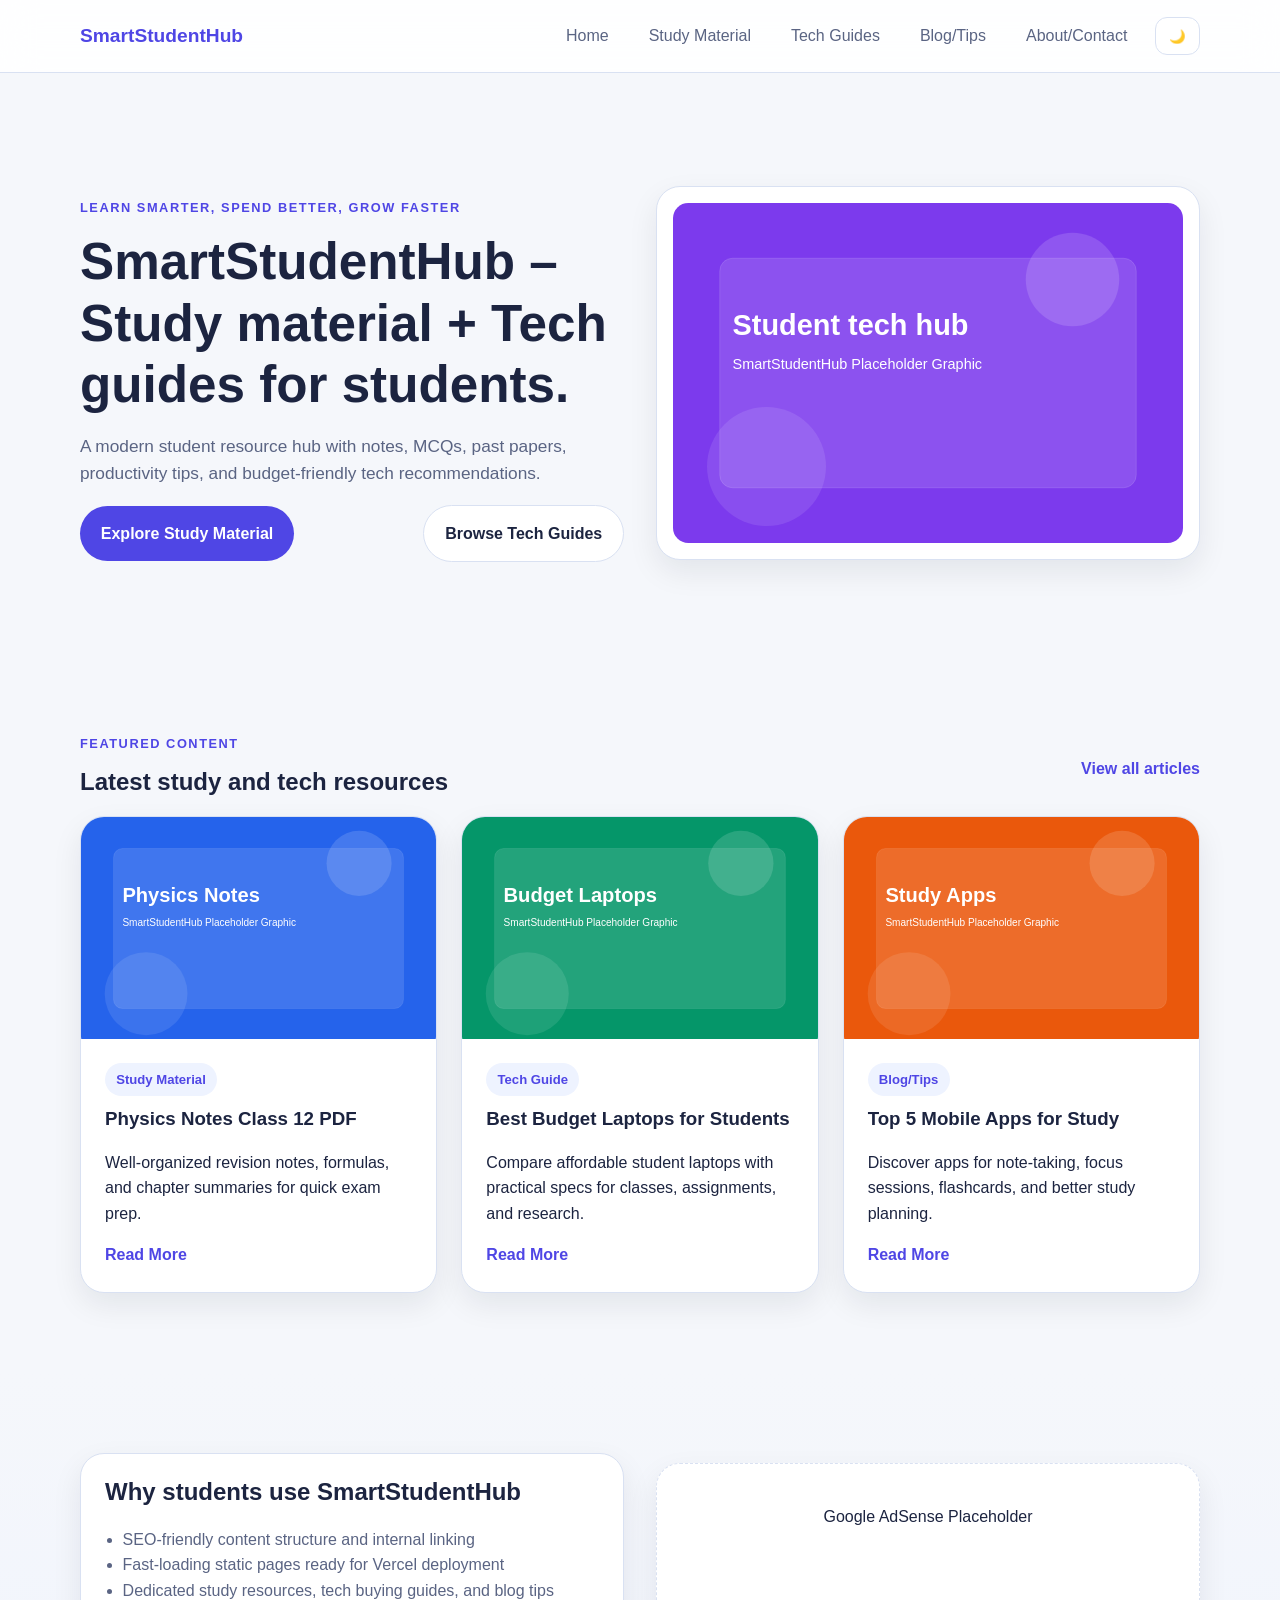
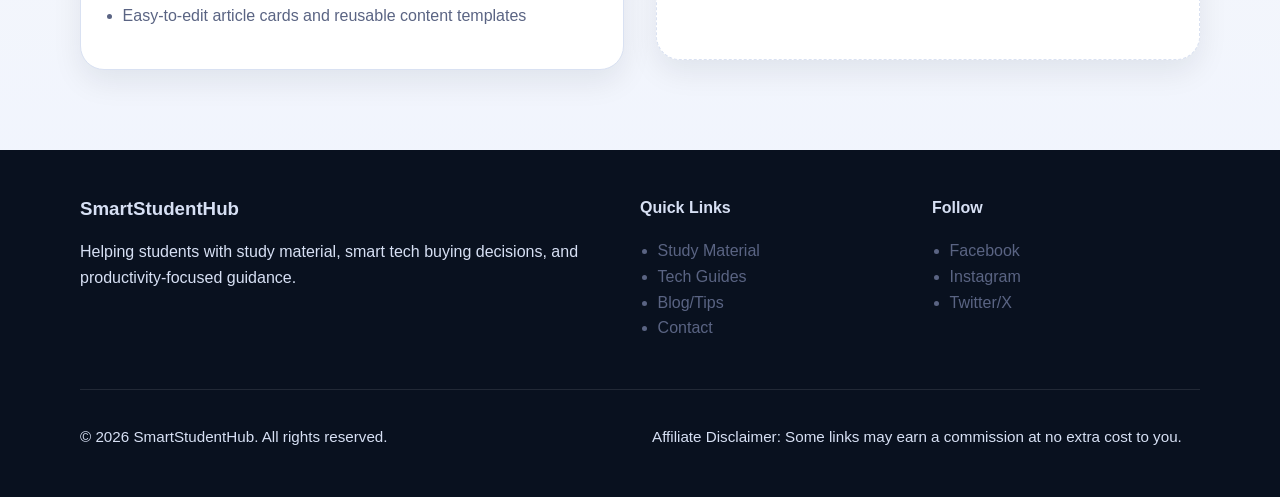
<file: index.html>
<!DOCTYPE html>
<html lang="en">
<head>
  <meta charset="UTF-8" />
  <meta name="viewport" content="width=device-width, initial-scale=1.0" />
  <title>SmartStudentHub | Study Material + Tech Guides for Students</title>
  <meta name="description" content="SmartStudentHub offers study material, downloadable PDFs, MCQs, past papers, and practical tech guides for students and tech enthusiasts." />
  <meta name="keywords" content="study material, tech guides, student blog, notes pdf, MCQs, past papers, budget laptops, productivity tools" />
  <meta property="og:type" content="website" />
  <meta property="og:title" content="SmartStudentHub | Study Material + Tech Guides for Students" />
  <meta property="og:description" content="Study material + Tech guides for students. Explore notes, MCQs, past papers, mobile apps, laptops, and productivity tips." />
  <meta property="og:url" content="https://smartstudenthub.vercel.app/" />
  <meta property="og:image" content="https://smartstudenthub.vercel.app/images/hero-study-tech.svg" />
  <meta name="twitter:card" content="summary_large_image" />
  <meta name="twitter:title" content="SmartStudentHub | Study Material + Tech Guides for Students" />
  <meta name="twitter:description" content="Study material + Tech guides for students. Explore notes, MCQs, past papers, mobile apps, laptops, and productivity tips." />
  <meta name="twitter:image" content="https://smartstudenthub.vercel.app/images/hero-study-tech.svg" />
  <link rel="canonical" href="https://smartstudenthub.vercel.app/" />
  <link rel="stylesheet" href="css/style.css" />
  <script async src="https://pagead2.googlesyndication.com/pagead/js/adsbygoogle.js?client=ca-pub-2485905815604609" crossorigin="anonymous"></script>
  <script type="application/ld+json">
  {
    "@context": "https://schema.org",
    "@type": "WebSite",
    "name": "SmartStudentHub",
    "url": "https://smartstudenthub.vercel.app/",
    "description": "Study material + Tech guides for students.",
    "publisher": {
      "@type": "Organization",
      "name": "SmartStudentHub"
    }
  }
  </script>
</head>
<body>
  <header class="site-header">
    <div class="container nav-wrap">
      <a class="logo" href="index.html">SmartStudentHub</a>
      <button class="nav-toggle" aria-expanded="false" aria-controls="site-nav" aria-label="Toggle navigation">☰</button>
      <nav id="site-nav" class="site-nav">
        <a href="index.html">Home</a>
        <a href="study-material.html">Study Material</a>
        <a href="tech-guides.html">Tech Guides</a>
        <a href="blog-tips.html">Blog/Tips</a>
        <a href="about-contact.html">About/Contact</a>
        <button class="theme-toggle" type="button" aria-label="Toggle dark mode">🌙</button>
      </nav>
    </div>
  </header>

  <main>
    <section class="hero section">
      <div class="container hero-grid">
        <div>
          <p class="eyebrow">Learn smarter, spend better, grow faster</p>
          <h1>SmartStudentHub – Study material + Tech guides for students.</h1>
          <p class="lead">A modern student resource hub with notes, MCQs, past papers, productivity tips, and budget-friendly tech recommendations.</p>
          <div class="hero-actions">
            <a class="btn btn-primary" href="study-material.html">Explore Study Material</a>
            <a class="btn btn-secondary" href="tech-guides.html">Browse Tech Guides</a>
          </div>
        </div>
        <div class="hero-card">
          <img src="images/hero-study-tech.svg" alt="Student studying with laptop and books" loading="eager" />
        </div>
      </div>
    </section>

    <section class="section" id="featured-posts">
      <div class="container">
        <div class="section-heading">
          <div>
            <p class="eyebrow">Featured content</p>
            <h2>Latest study and tech resources</h2>
          </div>
          <a class="text-link" href="blog-tips.html">View all articles</a>
        </div>
        <div class="card-grid">
          <article class="content-card">
            <img src="images/physics-notes.svg" alt="Physics notes for class 12" loading="lazy" />
            <div class="card-body">
              <span class="badge">Study Material</span>
              <h3>Physics Notes Class 12 PDF</h3>
              <p>Well-organized revision notes, formulas, and chapter summaries for quick exam prep.</p>
              <a class="text-link" href="study/physics-notes-class-12.html">Read More</a>
            </div>
          </article>
          <article class="content-card">
            <img src="images/budget-laptops.svg" alt="Best budget laptops for students" loading="lazy" />
            <div class="card-body">
              <span class="badge">Tech Guide</span>
              <h3>Best Budget Laptops for Students</h3>
              <p>Compare affordable student laptops with practical specs for classes, assignments, and research.</p>
              <a class="text-link" href="tech/best-budget-laptops-for-students.html">Read More</a>
            </div>
          </article>
          <article class="content-card">
            <img src="images/productivity-apps.svg" alt="Top mobile apps for study" loading="lazy" />
            <div class="card-body">
              <span class="badge">Blog/Tips</span>
              <h3>Top 5 Mobile Apps for Study</h3>
              <p>Discover apps for note-taking, focus sessions, flashcards, and better study planning.</p>
              <a class="text-link" href="tech/top-5-mobile-apps-for-study.html">Read More</a>
            </div>
          </article>
        </div>
      </div>
    </section>

    <section class="section alt-section">
      <div class="container info-grid">
        <div class="info-panel">
          <h2>Why students use SmartStudentHub</h2>
          <ul class="check-list">
            <li>SEO-friendly content structure and internal linking</li>
            <li>Fast-loading static pages ready for Vercel deployment</li>
            <li>Dedicated study resources, tech buying guides, and blog tips</li>
            <li>Easy-to-edit article cards and reusable content templates</li>
          </ul>
        </div>
        <aside class="ad-slot">
          <p>Google AdSense Placeholder</p>
          <ins class="adsbygoogle ad-unit"
               style="display:block"
               data-ad-client="ca-pub-2485905815604609"
               data-ad-slot="1234567890"
               data-ad-format="auto"
               data-full-width-responsive="true"></ins>
          <small><!-- Replace data-ad-slot with your live AdSense slot ID before production. --></small>
          <script>(adsbygoogle = window.adsbygoogle || []).push({});</script>
          <small><!-- Replace this box with your AdSense code snippet --></small>
        </aside>
      </div>
    </section>
  </main>

  <footer class="site-footer">
    <div class="container footer-grid">
      <div>
        <h3>SmartStudentHub</h3>
        <p>Helping students with study material, smart tech buying decisions, and productivity-focused guidance.</p>
      </div>
      <div>
        <h4>Quick Links</h4>
        <ul>
          <li><a href="study-material.html">Study Material</a></li>
          <li><a href="tech-guides.html">Tech Guides</a></li>
          <li><a href="blog-tips.html">Blog/Tips</a></li>
          <li><a href="about-contact.html">Contact</a></li>
        </ul>
      </div>
      <div>
        <h4>Follow</h4>
        <ul>
          <li><a href="https://facebook.com" target="_blank" rel="noopener">Facebook</a></li>
          <li><a href="https://instagram.com" target="_blank" rel="noopener">Instagram</a></li>
          <li><a href="https://twitter.com" target="_blank" rel="noopener">Twitter/X</a></li>
        </ul>
      </div>
    </div>
    <div class="container footer-bottom">
      <p>© 2026 SmartStudentHub. All rights reserved.</p>
      <p>Affiliate Disclaimer: Some links may earn a commission at no extra cost to you.</p>
    </div>
  </footer>

  <script src="js/script.js"></script>
</body>
</html>
</file>
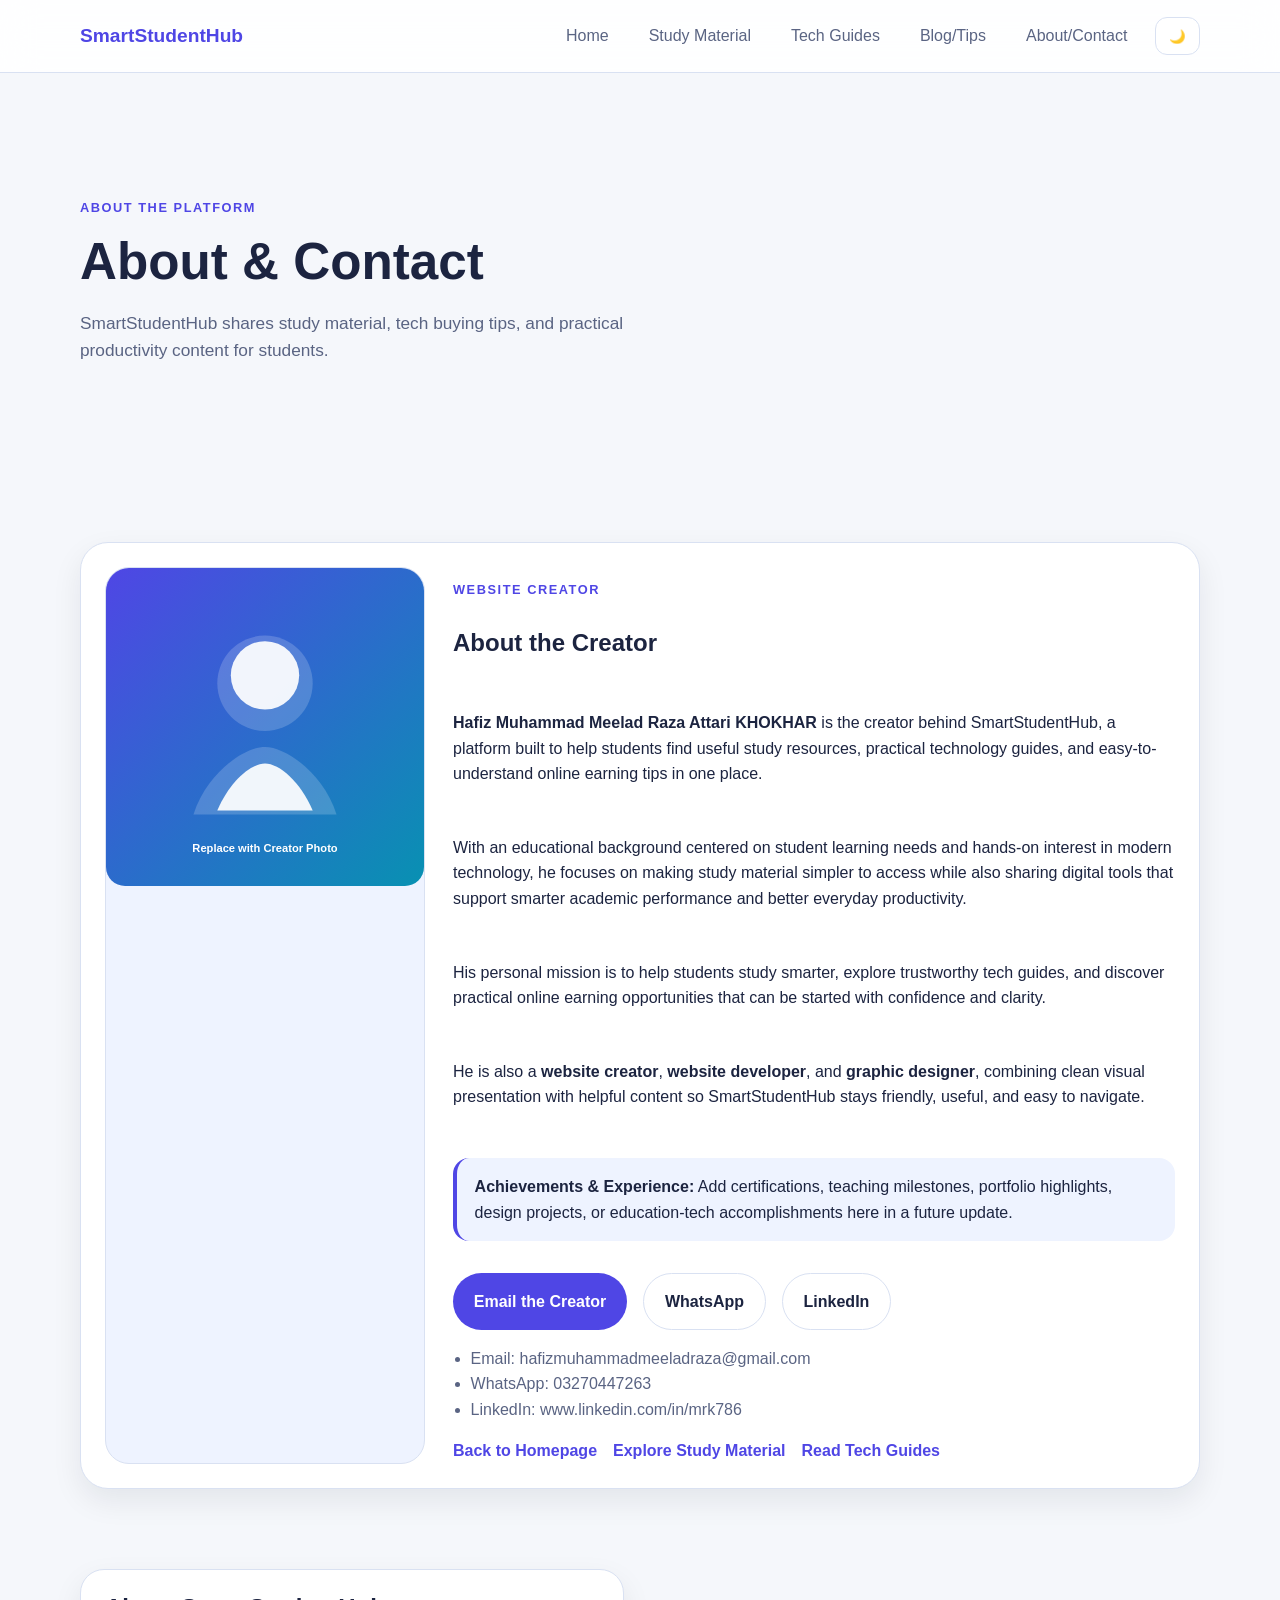
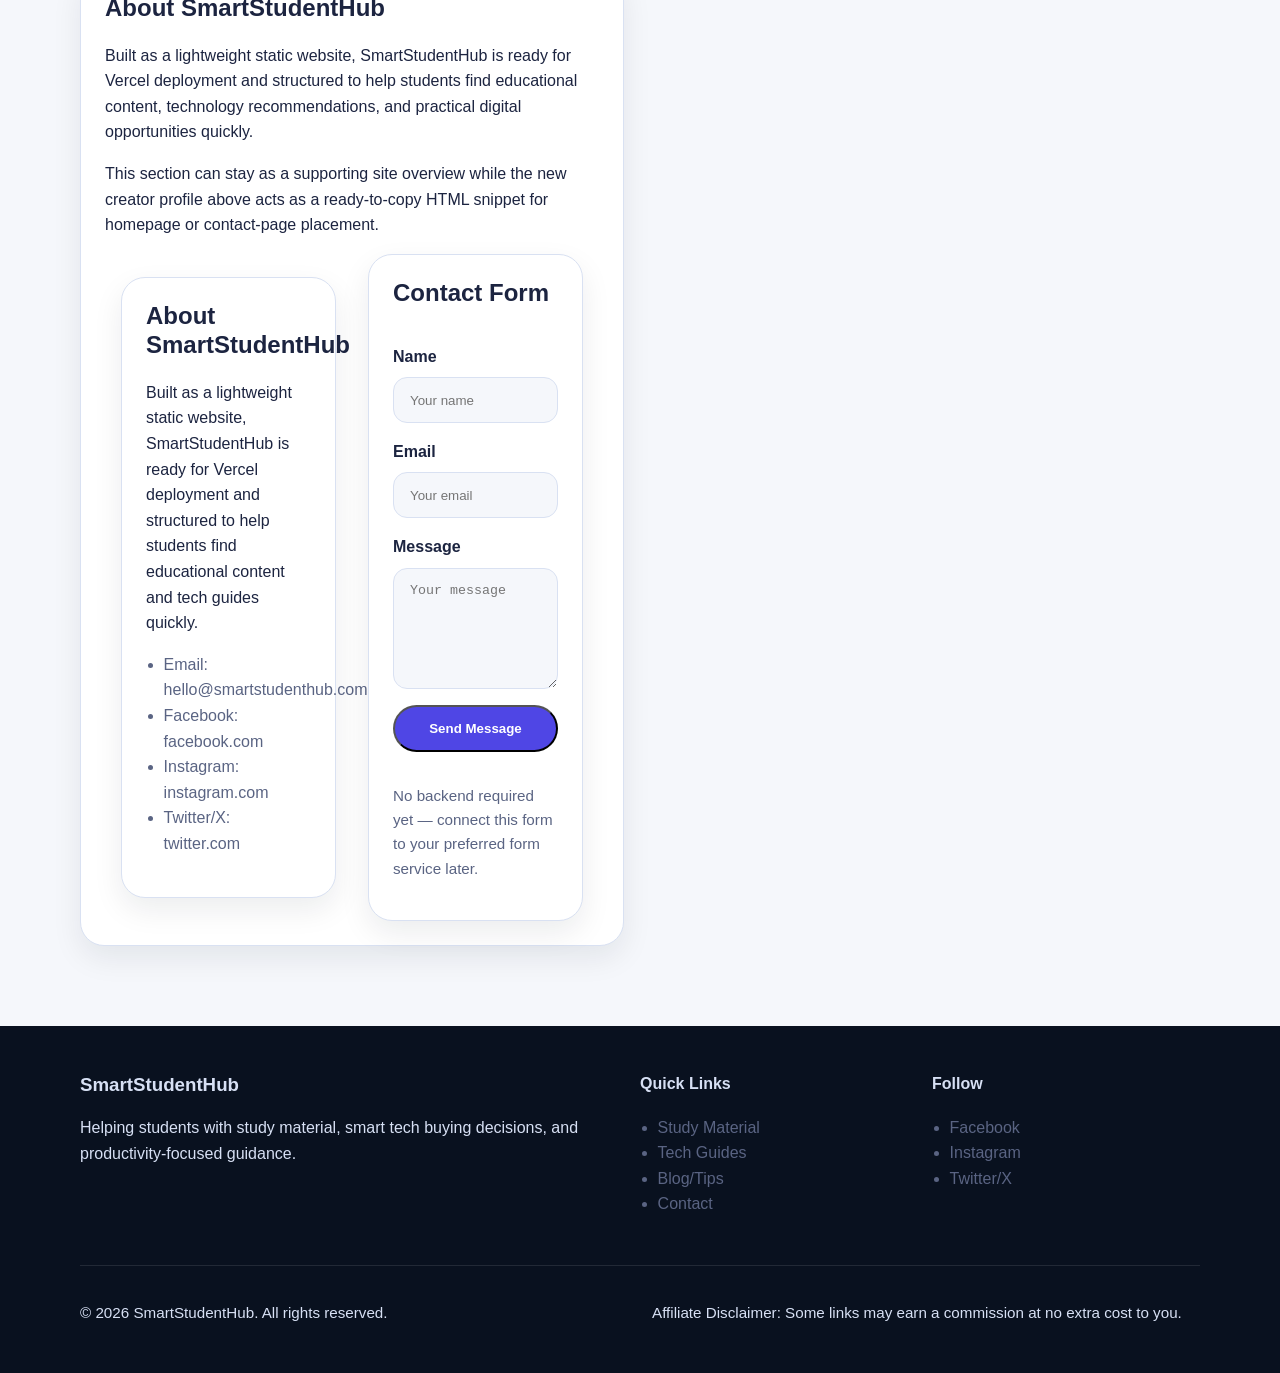
<file: about-contact.html>
<!DOCTYPE html>
<html lang="en">
<head>
  <meta charset="UTF-8" />
  <meta name="viewport" content="width=device-width, initial-scale=1.0" />
  <title>About Contact | SmartStudentHub</title>
  <meta name="description" content="Learn about SmartStudentHub and get in touch for collaborations, feedback, or student support inquiries." />
  <meta name="keywords" content="about smartstudenthub, contact, student support, tech blog contact" />
  <meta property="og:type" content="website" />
  <meta property="og:title" content="About Contact | SmartStudentHub" />
  <meta property="og:description" content="Learn about SmartStudentHub and get in touch for collaborations, feedback, or student support inquiries." />
  <meta property="og:url" content="https://smartstudenthub.vercel.app/about-contact.html" />
  <meta property="og:image" content="https://smartstudenthub.vercel.app/images/hero-study-tech.svg" />
  <meta name="twitter:card" content="summary_large_image" />
  <meta name="twitter:title" content="About Contact | SmartStudentHub" />
  <meta name="twitter:description" content="Learn about SmartStudentHub and get in touch for collaborations, feedback, or student support inquiries." />
  <meta name="twitter:image" content="https://smartstudenthub.vercel.app/images/hero-study-tech.svg" />
  <link rel="canonical" href="https://smartstudenthub.vercel.app/about-contact.html" />
  <link rel="stylesheet" href="css/style.css" />
  <script async src="https://pagead2.googlesyndication.com/pagead/js/adsbygoogle.js?client=ca-pub-2485905815604609" crossorigin="anonymous"></script>
  <script type="application/ld+json">{"@context":"https://schema.org","@type":"CollectionPage","name":"SmartStudentHub","url":"https://smartstudenthub.vercel.app/about-contact.html","description":"Learn about SmartStudentHub and get in touch for collaborations, feedback, or student support inquiries."}</script>
</head>
<body>
  <header class="site-header">
    <div class="container nav-wrap">
      <a class="logo" href="index.html">SmartStudentHub</a>
      <button class="nav-toggle" aria-expanded="false" aria-controls="site-nav" aria-label="Toggle navigation">☰</button>
      <nav id="site-nav" class="site-nav">
        <a href="index.html">Home</a>
        <a href="study-material.html">Study Material</a>
        <a href="tech-guides.html">Tech Guides</a>
        <a href="blog-tips.html">Blog/Tips</a>
        <a href="about-contact.html">About/Contact</a>
        <button class="theme-toggle" type="button" aria-label="Toggle dark mode">🌙</button>
      </nav>
    </div>
  </header>
  <main class="page-main">
    <section class="page-hero section">
      <div class="container">
        <p class="eyebrow">About the platform</p>
        <h1>About & Contact</h1>
        <p class="lead">SmartStudentHub shares study material, tech buying tips, and practical productivity content for students.</p>
      </div>
    </section>
    <section class="section">
      <div class="container creator-section">
        <article class="creator-card">
          <div class="creator-photo-wrap">
            <!-- Replace this SVG with the creator's real JPG/PNG/SVG photo when ready. -->
            <img class="creator-photo" src="images/creator-profile.svg" alt="Profile image of Hafiz Muhammad Meelad Raza Attari KHOKHAR" loading="lazy" />
          </div>
          <div class="creator-content">
            <p class="eyebrow">Website creator</p>
            <h2>About the Creator</h2>
            <!-- Replace this biography text anytime with updated personal details, experience, or achievements. -->
            <p><strong>Hafiz Muhammad Meelad Raza Attari KHOKHAR</strong> is the creator behind SmartStudentHub, a platform built to help students find useful study resources, practical technology guides, and easy-to-understand online earning tips in one place.</p>
            <p>With an educational background centered on student learning needs and hands-on interest in modern technology, he focuses on making study material simpler to access while also sharing digital tools that support smarter academic performance and better everyday productivity.</p>
            <p>His personal mission is to help students study smarter, explore trustworthy tech guides, and discover practical online earning opportunities that can be started with confidence and clarity.</p>
            <p>He is also a <strong>website creator</strong>, <strong>website developer</strong>, and <strong>graphic designer</strong>, combining clean visual presentation with helpful content so SmartStudentHub stays friendly, useful, and easy to navigate.</p>
            <p class="creator-note"><strong>Achievements &amp; Experience:</strong> Add certifications, teaching milestones, portfolio highlights, design projects, or education-tech accomplishments here in a future update.</p>
            <div class="creator-links">
              <!-- Replace these links, labels, or platforms with your preferred social/contact profiles. -->
              <a class="btn btn-primary" href="mailto:hafizmuhammadmeeladraza@gmail.com">Email the Creator</a>
              <a class="btn btn-secondary" href="https://wa.me/923270447263" target="_blank" rel="noopener">WhatsApp</a>
              <a class="btn btn-secondary" href="https://www.linkedin.com/in/mrk786" target="_blank" rel="noopener">LinkedIn</a>
            </div>
            <ul class="contact-list creator-contact-list">
              <li>Email: <a href="mailto:hafizmuhammadmeeladraza@gmail.com">hafizmuhammadmeeladraza@gmail.com</a></li>
              <li>WhatsApp: <a href="https://wa.me/923270447263" target="_blank" rel="noopener">03270447263</a></li>
              <li>LinkedIn: <a href="https://www.linkedin.com/in/mrk786" target="_blank" rel="noopener">www.linkedin.com/in/mrk786</a></li>
            </ul>
            <div class="creator-nav-links">
              <a class="text-link" href="index.html">Back to Homepage</a>
              <a class="text-link" href="study-material.html">Explore Study Material</a>
              <a class="text-link" href="tech-guides.html">Read Tech Guides</a>
            </div>
          </div>
        </article>
      </div>
    </section>
    <section class="section section-tight">
      <div class="container contact-grid">
        <article class="prose-card">
          <h2>About SmartStudentHub</h2>
          <p>Built as a lightweight static website, SmartStudentHub is ready for Vercel deployment and structured to help students find educational content, technology recommendations, and practical digital opportunities quickly.</p>
          <p>This section can stay as a supporting site overview while the new creator profile above acts as a ready-to-copy HTML snippet for homepage or contact-page placement.</p>
      <div class="container contact-grid">
        <article class="prose-card">
          <h2>About SmartStudentHub</h2>
          <p>Built as a lightweight static website, SmartStudentHub is ready for Vercel deployment and structured to help students find educational content and tech guides quickly.</p>
          <ul class="contact-list">
            <li>Email: <a href="mailto:hello@smartstudenthub.com">hello@smartstudenthub.com</a></li>
            <li>Facebook: <a href="https://facebook.com" target="_blank" rel="noopener">facebook.com</a></li>
            <li>Instagram: <a href="https://instagram.com" target="_blank" rel="noopener">instagram.com</a></li>
            <li>Twitter/X: <a href="https://twitter.com" target="_blank" rel="noopener">twitter.com</a></li>
          </ul>
        </article>
        <form class="contact-form prose-card">
          <h2>Contact Form</h2>
          <label>Name<input type="text" name="name" placeholder="Your name" required /></label>
          <label>Email<input type="email" name="email" placeholder="Your email" required /></label>
          <label>Message<textarea name="message" rows="6" placeholder="Your message"></textarea></label>
          <button class="btn btn-primary" type="submit">Send Message</button>
          <p class="form-note">No backend required yet — connect this form to your preferred form service later.</p>
        </form>
      </div>
    </section>
  </main>
  <footer class="site-footer">
    <div class="container footer-grid">
      <div>
        <h3>SmartStudentHub</h3>
        <p>Helping students with study material, smart tech buying decisions, and productivity-focused guidance.</p>
      </div>
      <div>
        <h4>Quick Links</h4>
        <ul>
          <li><a href="study-material.html">Study Material</a></li>
          <li><a href="tech-guides.html">Tech Guides</a></li>
          <li><a href="blog-tips.html">Blog/Tips</a></li>
          <li><a href="about-contact.html">Contact</a></li>
        </ul>
      </div>
      <div>
        <h4>Follow</h4>
        <ul>
          <li><a href="https://facebook.com" target="_blank" rel="noopener">Facebook</a></li>
          <li><a href="https://instagram.com" target="_blank" rel="noopener">Instagram</a></li>
          <li><a href="https://twitter.com" target="_blank" rel="noopener">Twitter/X</a></li>
        </ul>
      </div>
    </div>
    <div class="container footer-bottom">
      <p>© 2026 SmartStudentHub. All rights reserved.</p>
      <p>Affiliate Disclaimer: Some links may earn a commission at no extra cost to you.</p>
    </div>
  </footer>

  <script src="js/script.js"></script>
</body>
</html>
</file>
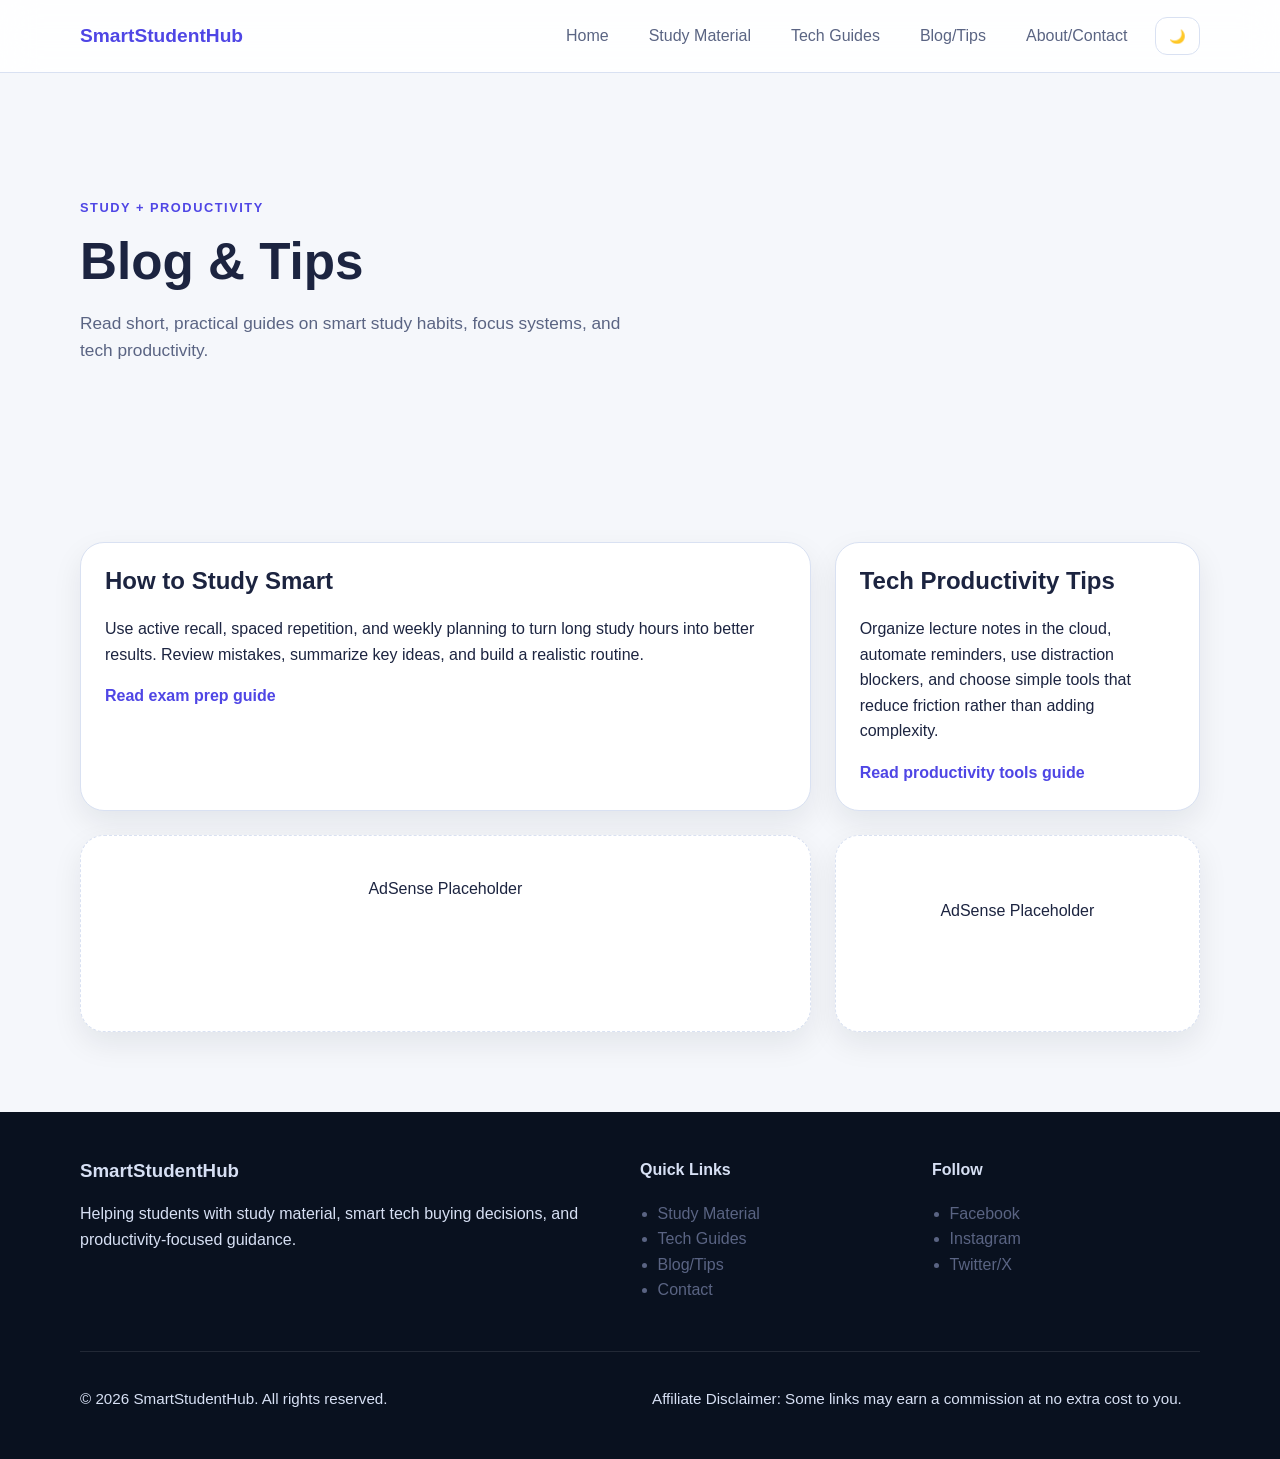
<file: blog-tips.html>
<!DOCTYPE html>
<html lang="en">
<head>
  <meta charset="UTF-8" />
  <meta name="viewport" content="width=device-width, initial-scale=1.0" />
  <title>Blog Tips | SmartStudentHub</title>
  <meta name="description" content="Read practical study tips, productivity techniques, and tech-powered learning advice for students." />
  <meta name="keywords" content="study tips, productivity tips, smart study, student blog" />
  <meta property="og:type" content="website" />
  <meta property="og:title" content="Blog Tips | SmartStudentHub" />
  <meta property="og:description" content="Read practical study tips, productivity techniques, and tech-powered learning advice for students." />
  <meta property="og:url" content="https://smartstudenthub.vercel.app/blog-tips.html" />
  <meta property="og:image" content="https://smartstudenthub.vercel.app/images/hero-study-tech.svg" />
  <meta name="twitter:card" content="summary_large_image" />
  <meta name="twitter:title" content="Blog Tips | SmartStudentHub" />
  <meta name="twitter:description" content="Read practical study tips, productivity techniques, and tech-powered learning advice for students." />
  <meta name="twitter:image" content="https://smartstudenthub.vercel.app/images/hero-study-tech.svg" />
  <link rel="canonical" href="https://smartstudenthub.vercel.app/blog-tips.html" />
  <link rel="stylesheet" href="css/style.css" />
  <script async src="https://pagead2.googlesyndication.com/pagead/js/adsbygoogle.js?client=ca-pub-2485905815604609" crossorigin="anonymous"></script>
  <script type="application/ld+json">{"@context":"https://schema.org","@type":"CollectionPage","name":"SmartStudentHub","url":"https://smartstudenthub.vercel.app/blog-tips.html","description":"Read practical study tips, productivity techniques, and tech-powered learning advice for students."}</script>
</head>
<body>
  <header class="site-header">
    <div class="container nav-wrap">
      <a class="logo" href="index.html">SmartStudentHub</a>
      <button class="nav-toggle" aria-expanded="false" aria-controls="site-nav" aria-label="Toggle navigation">☰</button>
      <nav id="site-nav" class="site-nav">
        <a href="index.html">Home</a>
        <a href="study-material.html">Study Material</a>
        <a href="tech-guides.html">Tech Guides</a>
        <a href="blog-tips.html">Blog/Tips</a>
        <a href="about-contact.html">About/Contact</a>
        <button class="theme-toggle" type="button" aria-label="Toggle dark mode">🌙</button>
      </nav>
    </div>
  </header>
  <main class="page-main">
    <section class="page-hero section">
      <div class="container">
        <p class="eyebrow">Study + productivity</p>
        <h1>Blog & Tips</h1>
        <p class="lead">Read short, practical guides on smart study habits, focus systems, and tech productivity.</p>
      </div>
    </section>
    <section class="section">
      <div class="container blog-layout">
        <article class="prose-card">
          <h2>How to Study Smart</h2>
          <p>Use active recall, spaced repetition, and weekly planning to turn long study hours into better results. Review mistakes, summarize key ideas, and build a realistic routine.</p>
          <a class="text-link" href="study/how-to-prepare-for-entry-test.html">Read exam prep guide</a>
        </article>
        <article class="prose-card">
          <h2>Tech Productivity Tips</h2>
          <p>Organize lecture notes in the cloud, automate reminders, use distraction blockers, and choose simple tools that reduce friction rather than adding complexity.</p>
          <a class="text-link" href="tech/tech-tools-to-boost-productivity.html">Read productivity tools guide</a>
        </article>
        <aside class="ad-slot">
          <p>AdSense Placeholder</p>
          <ins class="adsbygoogle ad-unit"
               style="display:block"
               data-ad-client="ca-pub-2485905815604609"
               data-ad-slot="1234567890"
               data-ad-format="auto"
               data-full-width-responsive="true"></ins>
          <small><!-- Replace data-ad-slot with your live AdSense slot ID before production. --></small>
          <script>(adsbygoogle = window.adsbygoogle || []).push({});</script>
        </aside>
        <aside class="ad-slot"><p>AdSense Placeholder</p><small><!-- Replace with your display ad code. --></small></aside>
      </div>
    </section>
  </main>
  <footer class="site-footer">
    <div class="container footer-grid">
      <div>
        <h3>SmartStudentHub</h3>
        <p>Helping students with study material, smart tech buying decisions, and productivity-focused guidance.</p>
      </div>
      <div>
        <h4>Quick Links</h4>
        <ul>
          <li><a href="study-material.html">Study Material</a></li>
          <li><a href="tech-guides.html">Tech Guides</a></li>
          <li><a href="blog-tips.html">Blog/Tips</a></li>
          <li><a href="about-contact.html">Contact</a></li>
        </ul>
      </div>
      <div>
        <h4>Follow</h4>
        <ul>
          <li><a href="https://facebook.com" target="_blank" rel="noopener">Facebook</a></li>
          <li><a href="https://instagram.com" target="_blank" rel="noopener">Instagram</a></li>
          <li><a href="https://twitter.com" target="_blank" rel="noopener">Twitter/X</a></li>
        </ul>
      </div>
    </div>
    <div class="container footer-bottom">
      <p>© 2026 SmartStudentHub. All rights reserved.</p>
      <p>Affiliate Disclaimer: Some links may earn a commission at no extra cost to you.</p>
    </div>
  </footer>

  <script src="js/script.js"></script>
</body>
</html>
</file>
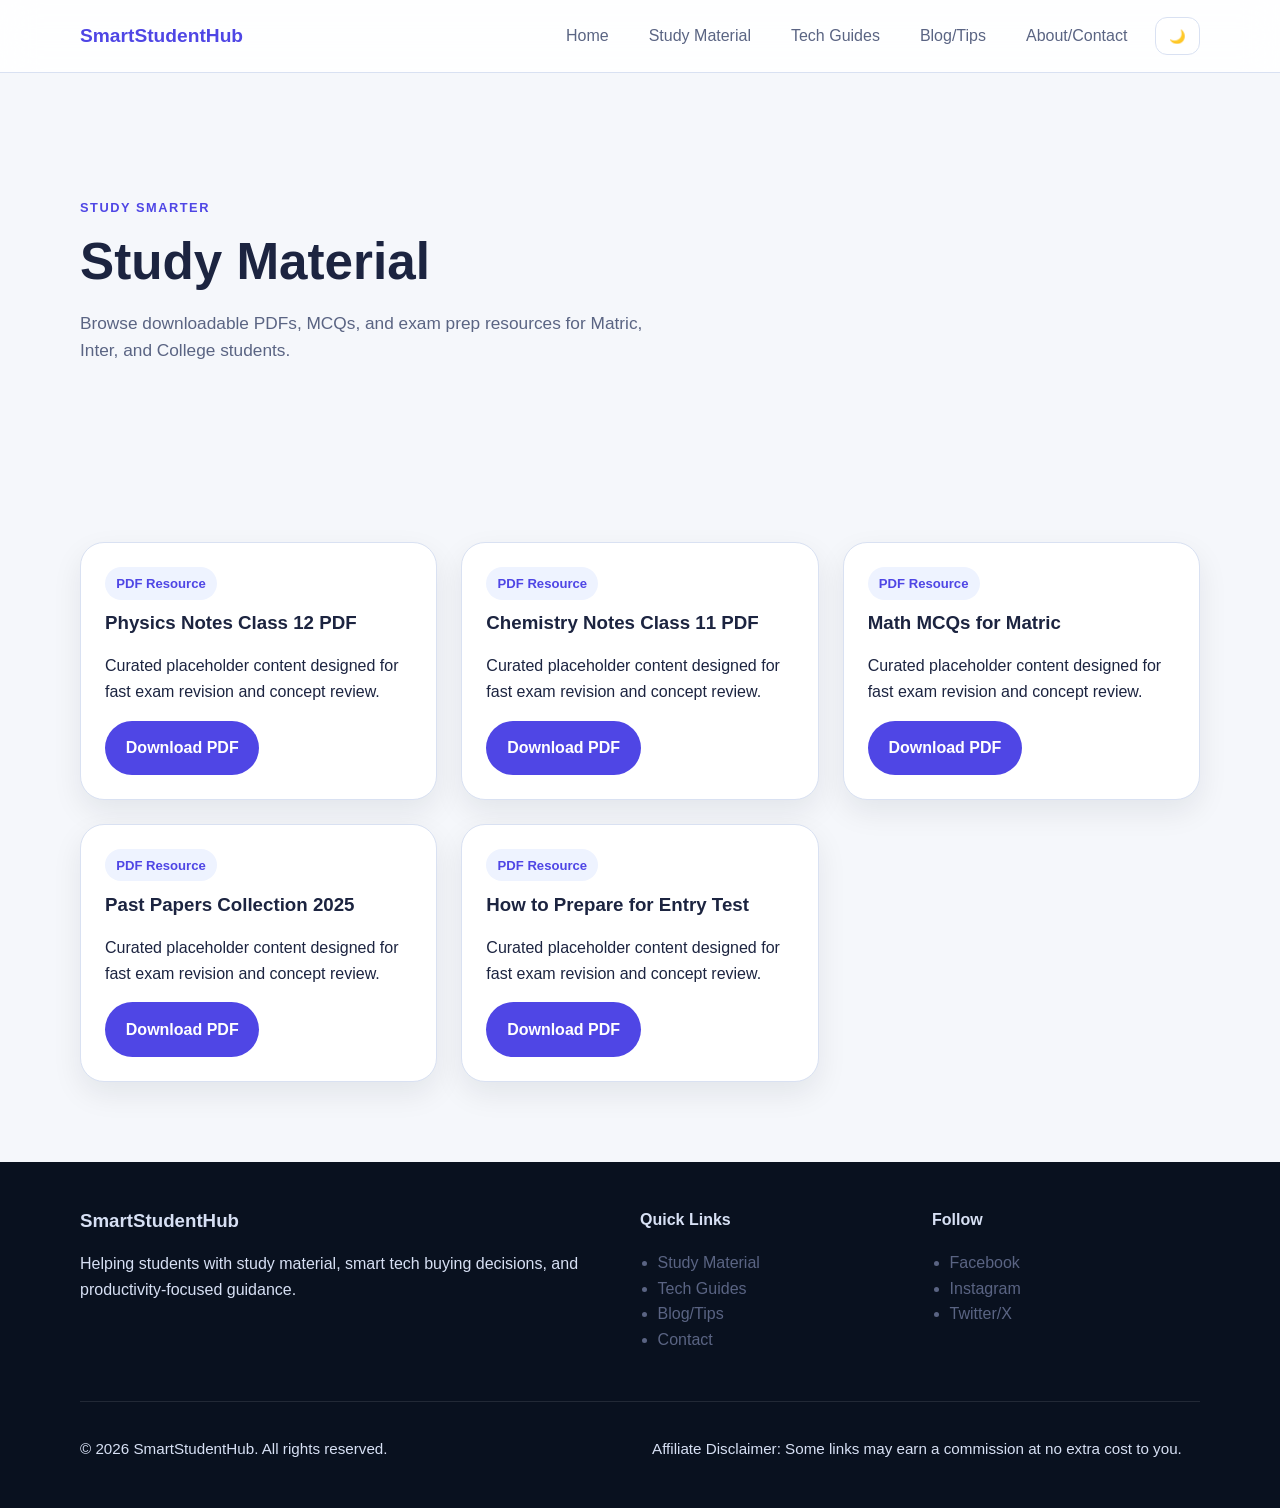
<file: study-material.html>
<!DOCTYPE html>
<html lang="en">
<head>
  <meta charset="UTF-8" />
  <meta name="viewport" content="width=device-width, initial-scale=1.0" />
  <title>Study Material | SmartStudentHub</title>
  <meta name="description" content="Download notes, PDFs, MCQs, and past papers for matric, inter, and college students." />
  <meta name="keywords" content="study material, notes pdf, mcqs, past papers, entry test" />
  <meta property="og:type" content="website" />
  <meta property="og:title" content="Study Material | SmartStudentHub" />
  <meta property="og:description" content="Download notes, PDFs, MCQs, and past papers for matric, inter, and college students." />
  <meta property="og:url" content="https://smartstudenthub.vercel.app/study-material.html" />
  <meta property="og:image" content="https://smartstudenthub.vercel.app/images/hero-study-tech.svg" />
  <meta name="twitter:card" content="summary_large_image" />
  <meta name="twitter:title" content="Study Material | SmartStudentHub" />
  <meta name="twitter:description" content="Download notes, PDFs, MCQs, and past papers for matric, inter, and college students." />
  <meta name="twitter:image" content="https://smartstudenthub.vercel.app/images/hero-study-tech.svg" />
  <link rel="canonical" href="https://smartstudenthub.vercel.app/study-material.html" />
  <link rel="stylesheet" href="css/style.css" />
  <script async src="https://pagead2.googlesyndication.com/pagead/js/adsbygoogle.js?client=ca-pub-2485905815604609" crossorigin="anonymous"></script>
  <script type="application/ld+json">{"@context":"https://schema.org","@type":"CollectionPage","name":"SmartStudentHub","url":"https://smartstudenthub.vercel.app/study-material.html","description":"Download notes, PDFs, MCQs, and past papers for matric, inter, and college students."}</script>
</head>
<body>
  <header class="site-header">
    <div class="container nav-wrap">
      <a class="logo" href="index.html">SmartStudentHub</a>
      <button class="nav-toggle" aria-expanded="false" aria-controls="site-nav" aria-label="Toggle navigation">☰</button>
      <nav id="site-nav" class="site-nav">
        <a href="index.html">Home</a>
        <a href="study-material.html">Study Material</a>
        <a href="tech-guides.html">Tech Guides</a>
        <a href="blog-tips.html">Blog/Tips</a>
        <a href="about-contact.html">About/Contact</a>
        <button class="theme-toggle" type="button" aria-label="Toggle dark mode">🌙</button>
      </nav>
    </div>
  </header>
  <main class="page-main">
    <section class="page-hero section">
      <div class="container">
        <p class="eyebrow">Study smarter</p>
        <h1>Study Material</h1>
        <p class="lead">Browse downloadable PDFs, MCQs, and exam prep resources for Matric, Inter, and College students.</p>
      </div>
    </section>
    <section class="section">
      <div class="container">
        <div class="card-grid">
          <article class="content-card"><div class="card-body"><span class="badge">PDF Resource</span><h3>Physics Notes Class 12 PDF</h3><p><!-- Replace this paragraph with your own article summary. -->Curated placeholder content designed for fast exam revision and concept review.</p><a class="btn btn-primary" href="study/physics-notes-class-12.html">Download PDF</a></div></article><article class="content-card"><div class="card-body"><span class="badge">PDF Resource</span><h3>Chemistry Notes Class 11 PDF</h3><p><!-- Replace this paragraph with your own article summary. -->Curated placeholder content designed for fast exam revision and concept review.</p><a class="btn btn-primary" href="study/chemistry-notes-class-11.html">Download PDF</a></div></article><article class="content-card"><div class="card-body"><span class="badge">PDF Resource</span><h3>Math MCQs for Matric</h3><p><!-- Replace this paragraph with your own article summary. -->Curated placeholder content designed for fast exam revision and concept review.</p><a class="btn btn-primary" href="study/math-mcqs-for-matric.html">Download PDF</a></div></article><article class="content-card"><div class="card-body"><span class="badge">PDF Resource</span><h3>Past Papers Collection 2025</h3><p><!-- Replace this paragraph with your own article summary. -->Curated placeholder content designed for fast exam revision and concept review.</p><a class="btn btn-primary" href="study/past-papers-collection-2025.html">Download PDF</a></div></article><article class="content-card"><div class="card-body"><span class="badge">PDF Resource</span><h3>How to Prepare for Entry Test</h3><p><!-- Replace this paragraph with your own article summary. -->Curated placeholder content designed for fast exam revision and concept review.</p><a class="btn btn-primary" href="study/how-to-prepare-for-entry-test.html">Download PDF</a></div></article>
        </div>
      </div>
    </section>
  </main>
  <footer class="site-footer">
    <div class="container footer-grid">
      <div>
        <h3>SmartStudentHub</h3>
        <p>Helping students with study material, smart tech buying decisions, and productivity-focused guidance.</p>
      </div>
      <div>
        <h4>Quick Links</h4>
        <ul>
          <li><a href="study-material.html">Study Material</a></li>
          <li><a href="tech-guides.html">Tech Guides</a></li>
          <li><a href="blog-tips.html">Blog/Tips</a></li>
          <li><a href="about-contact.html">Contact</a></li>
        </ul>
      </div>
      <div>
        <h4>Follow</h4>
        <ul>
          <li><a href="https://facebook.com" target="_blank" rel="noopener">Facebook</a></li>
          <li><a href="https://instagram.com" target="_blank" rel="noopener">Instagram</a></li>
          <li><a href="https://twitter.com" target="_blank" rel="noopener">Twitter/X</a></li>
        </ul>
      </div>
    </div>
    <div class="container footer-bottom">
      <p>© 2026 SmartStudentHub. All rights reserved.</p>
      <p>Affiliate Disclaimer: Some links may earn a commission at no extra cost to you.</p>
    </div>
  </footer>

  <script src="js/script.js"></script>
</body>
</html>
</file>
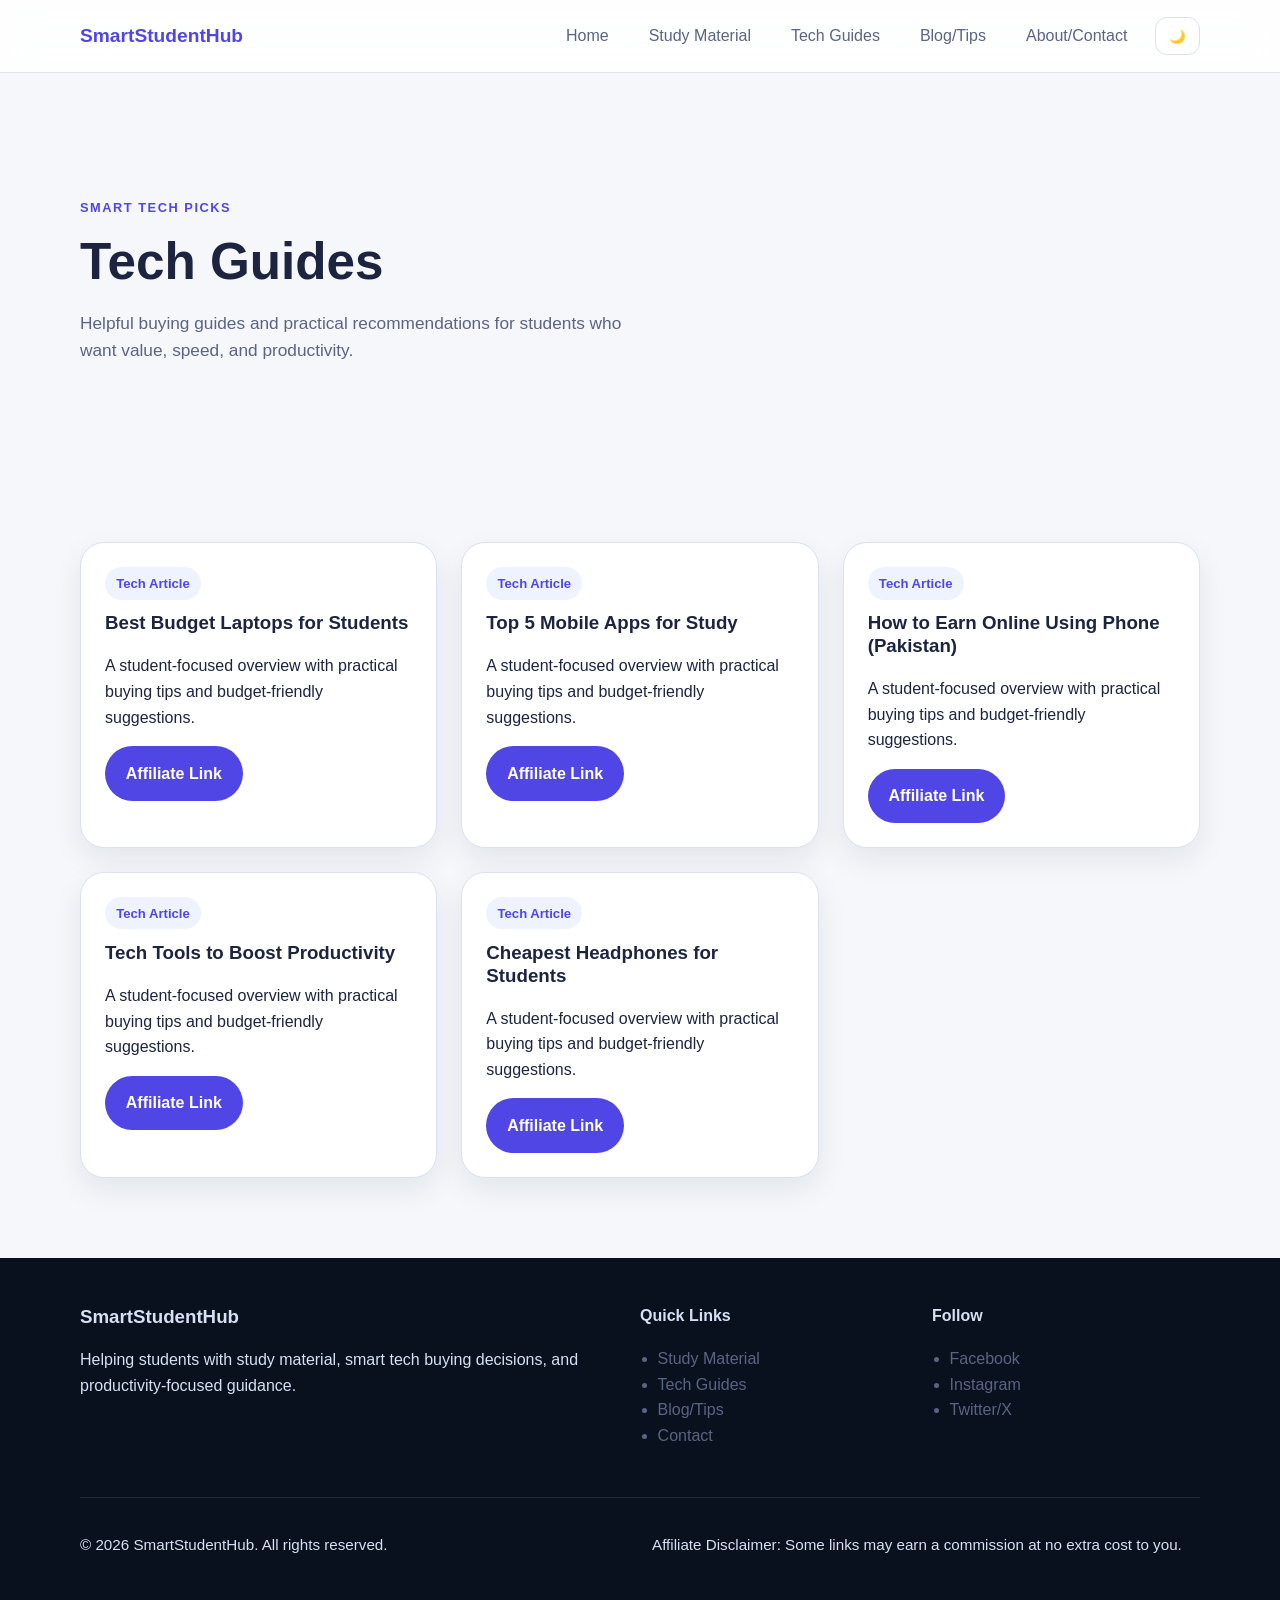
<file: tech-guides.html>
<!DOCTYPE html>
<html lang="en">
<head>
  <meta charset="UTF-8" />
  <meta name="viewport" content="width=device-width, initial-scale=1.0" />
  <title>Tech Guides | SmartStudentHub</title>
  <meta name="description" content="Explore practical student tech guides covering laptops, apps, productivity tools, and online earning ideas." />
  <meta name="keywords" content="tech guides, budget laptops, student apps, productivity tools, online earning" />
  <meta property="og:type" content="website" />
  <meta property="og:title" content="Tech Guides | SmartStudentHub" />
  <meta property="og:description" content="Explore practical student tech guides covering laptops, apps, productivity tools, and online earning ideas." />
  <meta property="og:url" content="https://smartstudenthub.vercel.app/tech-guides.html" />
  <meta property="og:image" content="https://smartstudenthub.vercel.app/images/hero-study-tech.svg" />
  <meta name="twitter:card" content="summary_large_image" />
  <meta name="twitter:title" content="Tech Guides | SmartStudentHub" />
  <meta name="twitter:description" content="Explore practical student tech guides covering laptops, apps, productivity tools, and online earning ideas." />
  <meta name="twitter:image" content="https://smartstudenthub.vercel.app/images/hero-study-tech.svg" />
  <link rel="canonical" href="https://smartstudenthub.vercel.app/tech-guides.html" />
  <link rel="stylesheet" href="css/style.css" />
  <script async src="https://pagead2.googlesyndication.com/pagead/js/adsbygoogle.js?client=ca-pub-2485905815604609" crossorigin="anonymous"></script>
  <script type="application/ld+json">{"@context":"https://schema.org","@type":"CollectionPage","name":"SmartStudentHub","url":"https://smartstudenthub.vercel.app/tech-guides.html","description":"Explore practical student tech guides covering laptops, apps, productivity tools, and online earning ideas."}</script>
</head>
<body>
  <header class="site-header">
    <div class="container nav-wrap">
      <a class="logo" href="index.html">SmartStudentHub</a>
      <button class="nav-toggle" aria-expanded="false" aria-controls="site-nav" aria-label="Toggle navigation">☰</button>
      <nav id="site-nav" class="site-nav">
        <a href="index.html">Home</a>
        <a href="study-material.html">Study Material</a>
        <a href="tech-guides.html">Tech Guides</a>
        <a href="blog-tips.html">Blog/Tips</a>
        <a href="about-contact.html">About/Contact</a>
        <button class="theme-toggle" type="button" aria-label="Toggle dark mode">🌙</button>
      </nav>
    </div>
  </header>
  <main class="page-main">
    <section class="page-hero section">
      <div class="container">
        <p class="eyebrow">Smart tech picks</p>
        <h1>Tech Guides</h1>
        <p class="lead">Helpful buying guides and practical recommendations for students who want value, speed, and productivity.</p>
      </div>
    </section>
    <section class="section">
      <div class="container">
        <div class="card-grid">
          <article class="content-card"><div class="card-body"><span class="badge">Tech Article</span><h3>Best Budget Laptops for Students</h3><p><!-- Replace this paragraph with product-specific details or monetized review copy. -->A student-focused overview with practical buying tips and budget-friendly suggestions.</p><a class="btn btn-primary" href="tech/best-budget-laptops-for-students.html">Affiliate Link</a></div></article><article class="content-card"><div class="card-body"><span class="badge">Tech Article</span><h3>Top 5 Mobile Apps for Study</h3><p><!-- Replace this paragraph with product-specific details or monetized review copy. -->A student-focused overview with practical buying tips and budget-friendly suggestions.</p><a class="btn btn-primary" href="tech/top-5-mobile-apps-for-study.html">Affiliate Link</a></div></article><article class="content-card"><div class="card-body"><span class="badge">Tech Article</span><h3>How to Earn Online Using Phone (Pakistan)</h3><p><!-- Replace this paragraph with product-specific details or monetized review copy. -->A student-focused overview with practical buying tips and budget-friendly suggestions.</p><a class="btn btn-primary" href="tech/how-to-earn-online-using-phone-pakistan.html">Affiliate Link</a></div></article><article class="content-card"><div class="card-body"><span class="badge">Tech Article</span><h3>Tech Tools to Boost Productivity</h3><p><!-- Replace this paragraph with product-specific details or monetized review copy. -->A student-focused overview with practical buying tips and budget-friendly suggestions.</p><a class="btn btn-primary" href="tech/tech-tools-to-boost-productivity.html">Affiliate Link</a></div></article><article class="content-card"><div class="card-body"><span class="badge">Tech Article</span><h3>Cheapest Headphones for Students</h3><p><!-- Replace this paragraph with product-specific details or monetized review copy. -->A student-focused overview with practical buying tips and budget-friendly suggestions.</p><a class="btn btn-primary" href="tech/cheapest-headphones-for-students.html">Affiliate Link</a></div></article>
        </div>
      </div>
    </section>
  </main>
  <footer class="site-footer">
    <div class="container footer-grid">
      <div>
        <h3>SmartStudentHub</h3>
        <p>Helping students with study material, smart tech buying decisions, and productivity-focused guidance.</p>
      </div>
      <div>
        <h4>Quick Links</h4>
        <ul>
          <li><a href="study-material.html">Study Material</a></li>
          <li><a href="tech-guides.html">Tech Guides</a></li>
          <li><a href="blog-tips.html">Blog/Tips</a></li>
          <li><a href="about-contact.html">Contact</a></li>
        </ul>
      </div>
      <div>
        <h4>Follow</h4>
        <ul>
          <li><a href="https://facebook.com" target="_blank" rel="noopener">Facebook</a></li>
          <li><a href="https://instagram.com" target="_blank" rel="noopener">Instagram</a></li>
          <li><a href="https://twitter.com" target="_blank" rel="noopener">Twitter/X</a></li>
        </ul>
      </div>
    </div>
    <div class="container footer-bottom">
      <p>© 2026 SmartStudentHub. All rights reserved.</p>
      <p>Affiliate Disclaimer: Some links may earn a commission at no extra cost to you.</p>
    </div>
  </footer>

  <script src="js/script.js"></script>
</body>
</html>
</file>
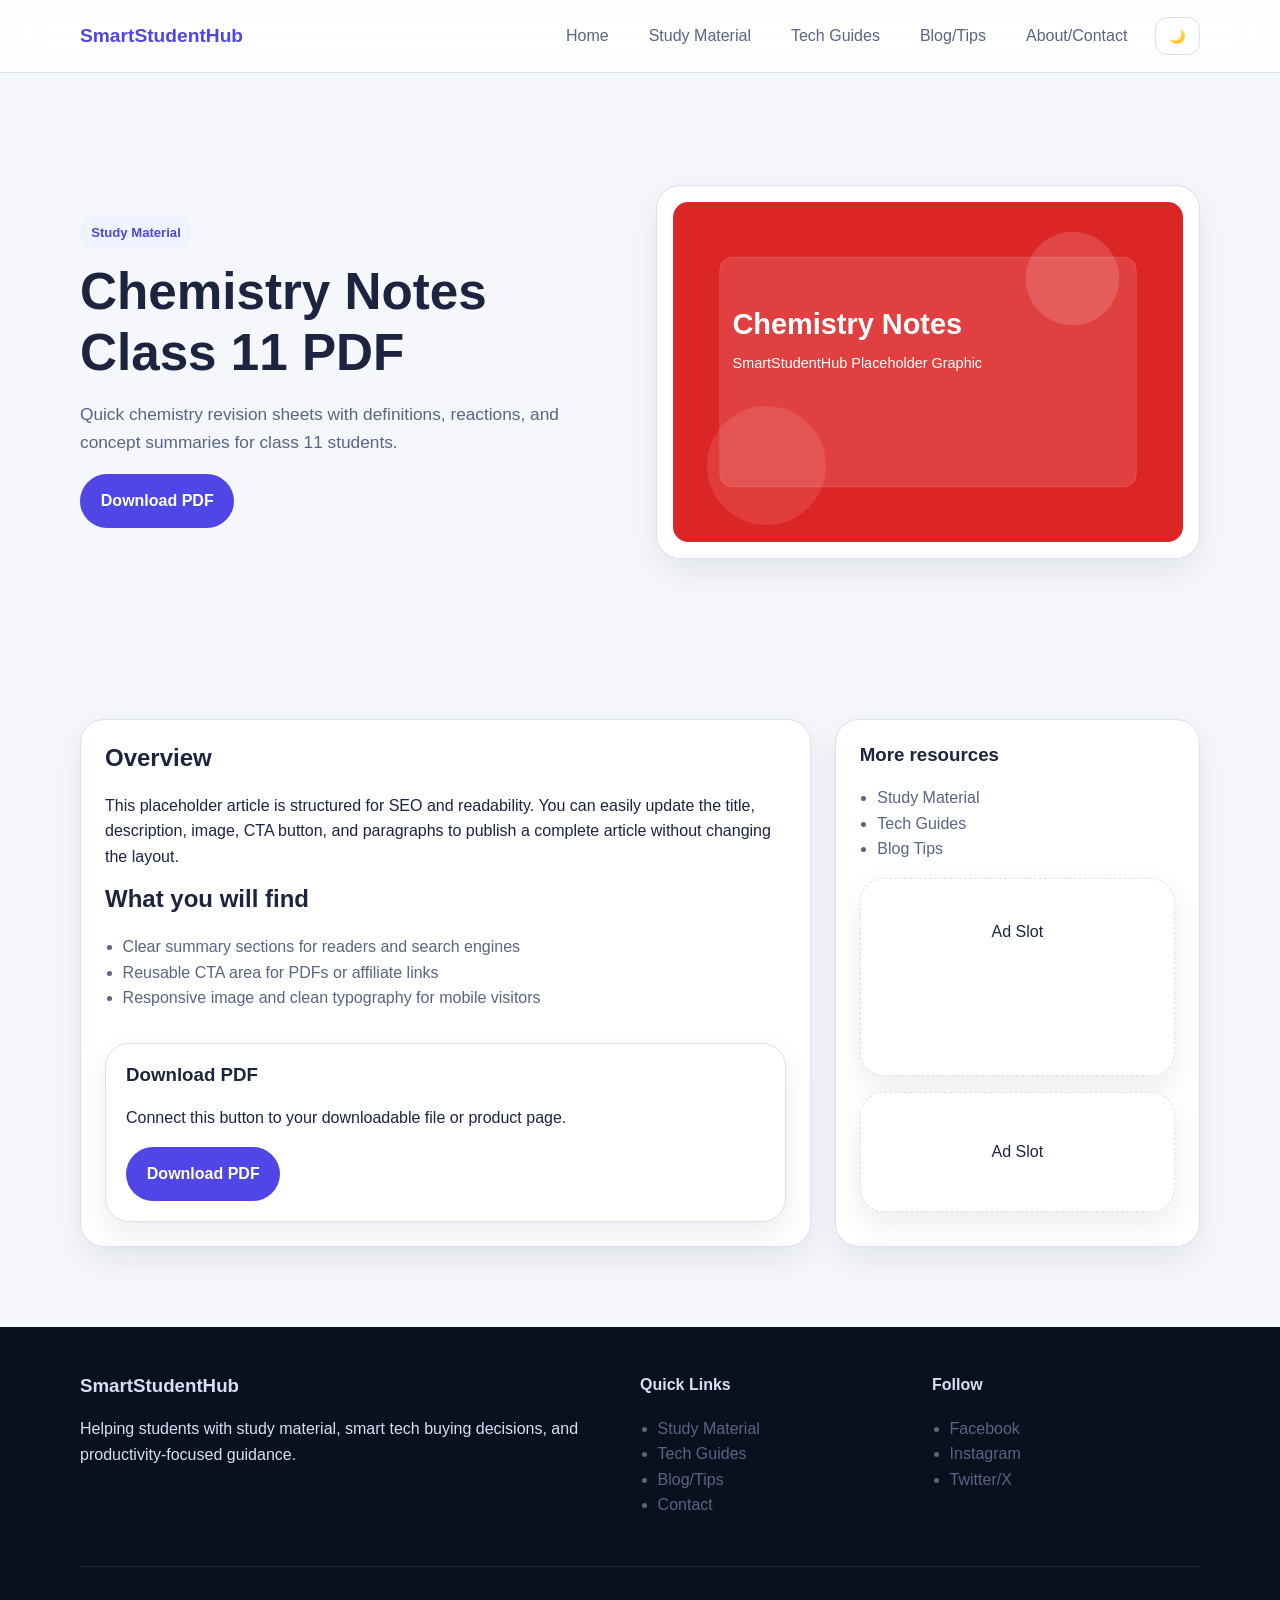
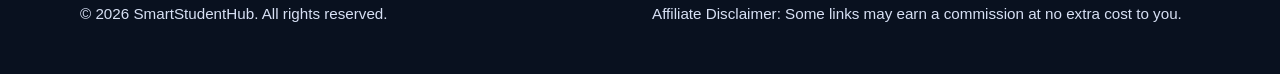
<file: study/chemistry-notes-class-11.html>
<!DOCTYPE html>
<html lang="en">
<head>
  <meta charset="UTF-8" />
  <meta name="viewport" content="width=device-width, initial-scale=1.0" />
  <title>Chemistry Notes Class 11 PDF | SmartStudentHub</title>
  <meta name="description" content="Quick chemistry revision sheets with definitions, reactions, and concept summaries for class 11 students." />
  <meta name="keywords" content="chemistry notes class 11 pdf, student resources, smartstudenthub" />
  <meta property="og:type" content="article" />
  <meta property="og:title" content="Chemistry Notes Class 11 PDF | SmartStudentHub" />
  <meta property="og:description" content="Quick chemistry revision sheets with definitions, reactions, and concept summaries for class 11 students." />
  <meta property="og:url" content="https://smartstudenthub.vercel.app/study/chemistry-notes-class-11.html" />
  <meta property="og:image" content="https://smartstudenthub.vercel.app/images/chemistry-notes.svg" />
  <meta name="twitter:card" content="summary_large_image" />
  <meta name="twitter:title" content="Chemistry Notes Class 11 PDF | SmartStudentHub" />
  <meta name="twitter:description" content="Quick chemistry revision sheets with definitions, reactions, and concept summaries for class 11 students." />
  <meta name="twitter:image" content="https://smartstudenthub.vercel.app/images/chemistry-notes.svg" />
  <link rel="canonical" href="https://smartstudenthub.vercel.app/study/chemistry-notes-class-11.html" />
  <link rel="stylesheet" href="../css/style.css" />
  <script async src="https://pagead2.googlesyndication.com/pagead/js/adsbygoogle.js?client=ca-pub-2485905815604609" crossorigin="anonymous"></script>
  <script type="application/ld+json">{"@context":"https://schema.org","@type":"Article","headline":"Chemistry Notes Class 11 PDF","description":"Quick chemistry revision sheets with definitions, reactions, and concept summaries for class 11 students.","author":{"@type":"Organization","name":"SmartStudentHub"},"publisher":{"@type":"Organization","name":"SmartStudentHub"},"mainEntityOfPage":"https://smartstudenthub.vercel.app/study/chemistry-notes-class-11.html","image":"https://smartstudenthub.vercel.app/images/chemistry-notes.svg"}</script>
</head>
<body>
  <header class="site-header">
    <div class="container nav-wrap">
      <a class="logo" href="../index.html">SmartStudentHub</a>
      <button class="nav-toggle" aria-expanded="false" aria-controls="site-nav" aria-label="Toggle navigation">☰</button>
      <nav id="site-nav" class="site-nav">
        <a href="../index.html">Home</a>
        <a href="../study-material.html">Study Material</a>
        <a href="../tech-guides.html">Tech Guides</a>
        <a href="../blog-tips.html">Blog/Tips</a>
        <a href="../about-contact.html">About/Contact</a>
        <button class="theme-toggle" type="button" aria-label="Toggle dark mode">🌙</button>
      </nav>
    </div>
  </header>
  <main class="page-main">
    <section class="article-hero section">
      <div class="container article-layout">
        <div>
          <span class="badge">Study Material</span>
          <h1>Chemistry Notes Class 11 PDF</h1>
          <p class="lead">Quick chemistry revision sheets with definitions, reactions, and concept summaries for class 11 students.</p>
          <a class="btn btn-primary" href="#resource-action">Download PDF</a>
        </div>
        <div class="hero-card">
          <img src="../images/chemistry-notes.svg" alt="Chemistry Notes Class 11 PDF" loading="lazy" />
        </div>
      </div>
    </section>
    <section class="section">
      <div class="container article-content">
        <article class="prose-card">
          <h2>Overview</h2>
          <p><!-- Replace this body copy with the real article content, PDF description, review details, or affiliate summary. -->This placeholder article is structured for SEO and readability. You can easily update the title, description, image, CTA button, and paragraphs to publish a complete article without changing the layout.</p>
          <h2>What you will find</h2>
          <ul class="check-list">
            <li>Clear summary sections for readers and search engines</li>
            <li>Reusable CTA area for PDFs or affiliate links</li>
            <li>Responsive image and clean typography for mobile visitors</li>
          </ul>
          <div class="cta-box" id="resource-action">
            <h3>Download PDF</h3>
            <p><!-- Replace href below with your PDF, Drive link, or affiliate URL. -->Connect this button to your downloadable file or product page.</p>
            <a class="btn btn-primary" href="#">Download PDF</a>
          </div>
        </article>
        <aside class="sidebar-card">
          <h3>More resources</h3>
          <ul>
            <li><a href="../study-material.html">Study Material</a></li>
            <li><a href="../tech-guides.html">Tech Guides</a></li>
            <li><a href="../blog-tips.html">Blog Tips</a></li>
          </ul>
          <div class="ad-slot compact">
            <p>Ad Slot</p>
            <ins class="adsbygoogle ad-unit"
                 style="display:block"
                 data-ad-client="ca-pub-2485905815604609"
                 data-ad-slot="1234567890"
                 data-ad-format="auto"
                 data-full-width-responsive="true"></ins>
            <small><!-- Replace data-ad-slot with your live AdSense slot ID before production. --></small>
            <script>(adsbygoogle = window.adsbygoogle || []).push({});</script>
          </div>
          <div class="ad-slot compact"><p>Ad Slot</p></div>
        </aside>
      </div>
    </section>
  </main>
  <footer class="site-footer">
    <div class="container footer-grid">
      <div><h3>SmartStudentHub</h3><p>Helping students with study material, smart tech buying decisions, and productivity-focused guidance.</p></div>
      <div><h4>Quick Links</h4><ul><li><a href="../study-material.html">Study Material</a></li><li><a href="../tech-guides.html">Tech Guides</a></li><li><a href="../blog-tips.html">Blog/Tips</a></li><li><a href="../about-contact.html">Contact</a></li></ul></div>
      <div><h4>Follow</h4><ul><li><a href="https://facebook.com" target="_blank" rel="noopener">Facebook</a></li><li><a href="https://instagram.com" target="_blank" rel="noopener">Instagram</a></li><li><a href="https://twitter.com" target="_blank" rel="noopener">Twitter/X</a></li></ul></div>
    </div>
    <div class="container footer-bottom"><p>© 2026 SmartStudentHub. All rights reserved.</p><p>Affiliate Disclaimer: Some links may earn a commission at no extra cost to you.</p></div>
  </footer>
  <script src="../js/script.js"></script>
</body>
</html>
</file>
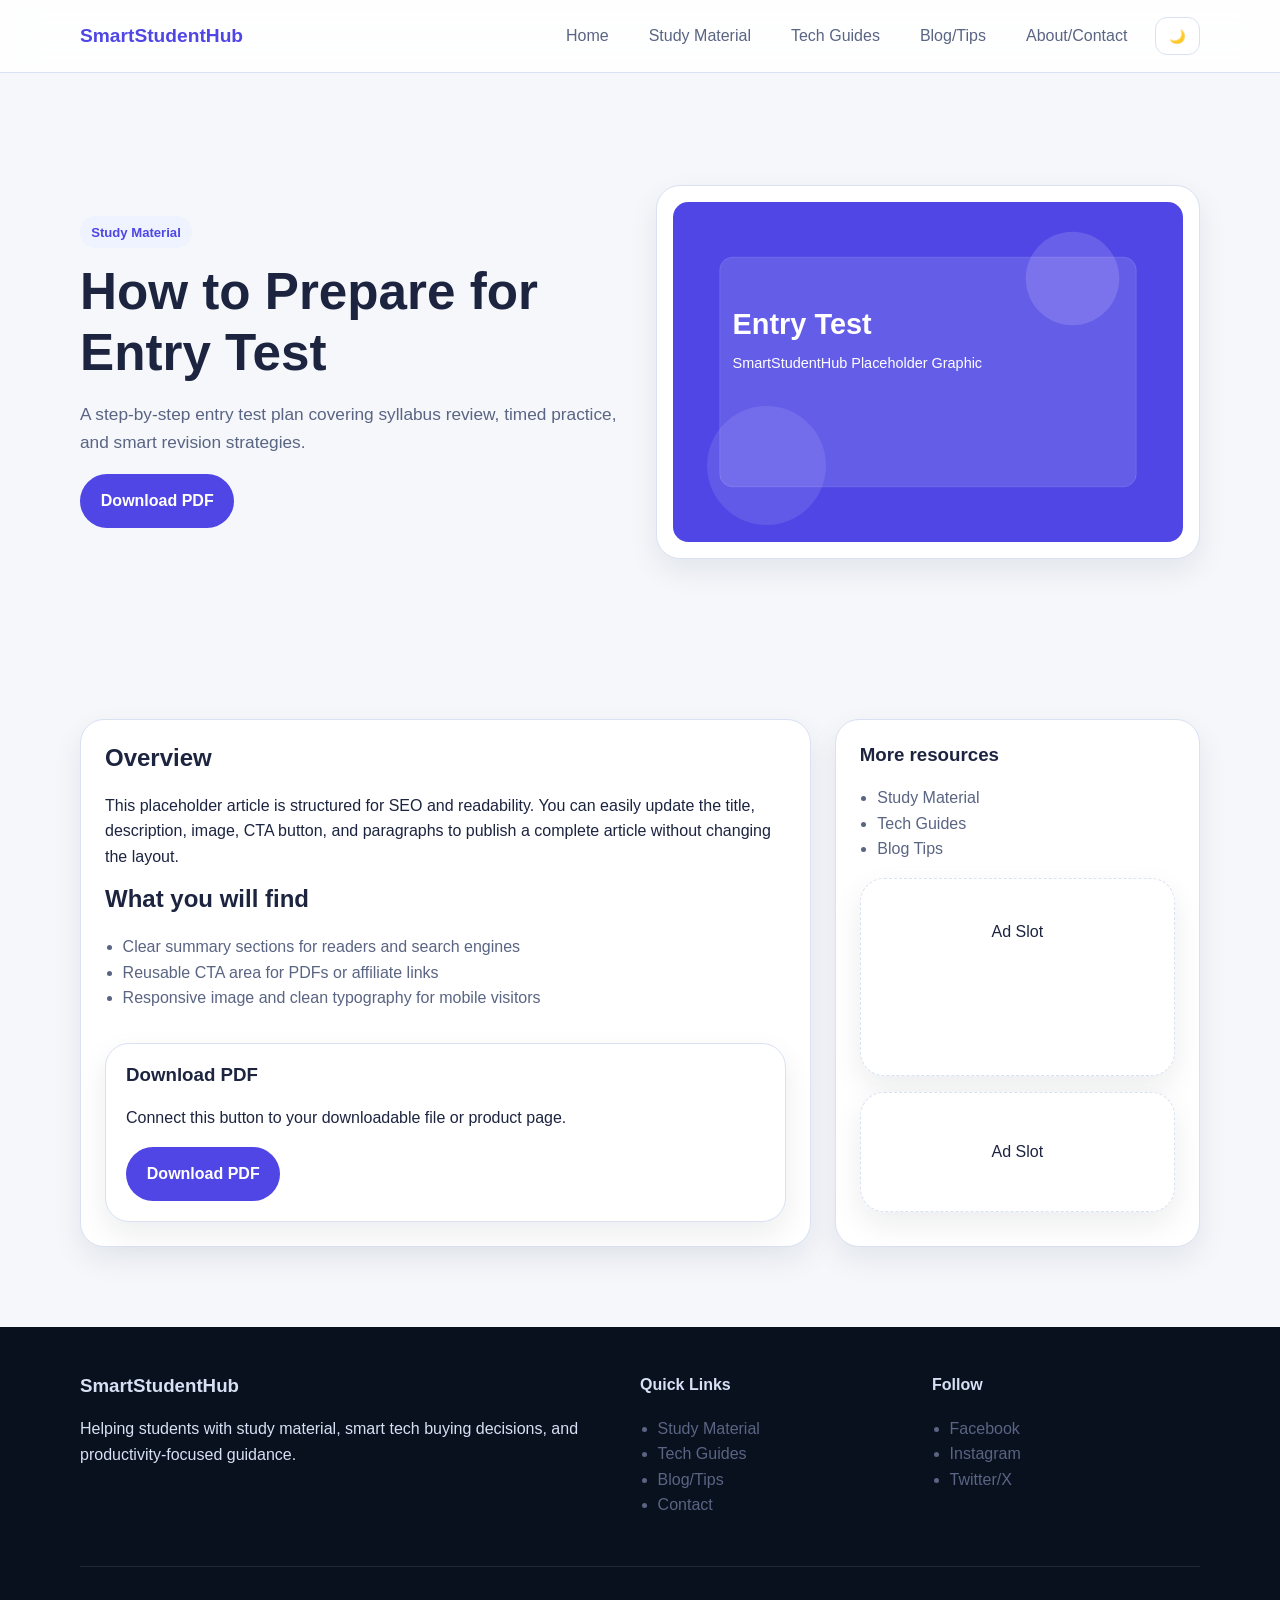
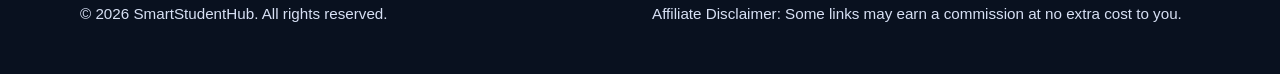
<file: study/how-to-prepare-for-entry-test.html>
<!DOCTYPE html>
<html lang="en">
<head>
  <meta charset="UTF-8" />
  <meta name="viewport" content="width=device-width, initial-scale=1.0" />
  <title>How to Prepare for Entry Test | SmartStudentHub</title>
  <meta name="description" content="A step-by-step entry test plan covering syllabus review, timed practice, and smart revision strategies." />
  <meta name="keywords" content="how to prepare for entry test, student resources, smartstudenthub" />
  <meta property="og:type" content="article" />
  <meta property="og:title" content="How to Prepare for Entry Test | SmartStudentHub" />
  <meta property="og:description" content="A step-by-step entry test plan covering syllabus review, timed practice, and smart revision strategies." />
  <meta property="og:url" content="https://smartstudenthub.vercel.app/study/how-to-prepare-for-entry-test.html" />
  <meta property="og:image" content="https://smartstudenthub.vercel.app/images/entry-test.svg" />
  <meta name="twitter:card" content="summary_large_image" />
  <meta name="twitter:title" content="How to Prepare for Entry Test | SmartStudentHub" />
  <meta name="twitter:description" content="A step-by-step entry test plan covering syllabus review, timed practice, and smart revision strategies." />
  <meta name="twitter:image" content="https://smartstudenthub.vercel.app/images/entry-test.svg" />
  <link rel="canonical" href="https://smartstudenthub.vercel.app/study/how-to-prepare-for-entry-test.html" />
  <link rel="stylesheet" href="../css/style.css" />
  <script async src="https://pagead2.googlesyndication.com/pagead/js/adsbygoogle.js?client=ca-pub-2485905815604609" crossorigin="anonymous"></script>
  <script type="application/ld+json">{"@context":"https://schema.org","@type":"Article","headline":"How to Prepare for Entry Test","description":"A step-by-step entry test plan covering syllabus review, timed practice, and smart revision strategies.","author":{"@type":"Organization","name":"SmartStudentHub"},"publisher":{"@type":"Organization","name":"SmartStudentHub"},"mainEntityOfPage":"https://smartstudenthub.vercel.app/study/how-to-prepare-for-entry-test.html","image":"https://smartstudenthub.vercel.app/images/entry-test.svg"}</script>
</head>
<body>
  <header class="site-header">
    <div class="container nav-wrap">
      <a class="logo" href="../index.html">SmartStudentHub</a>
      <button class="nav-toggle" aria-expanded="false" aria-controls="site-nav" aria-label="Toggle navigation">☰</button>
      <nav id="site-nav" class="site-nav">
        <a href="../index.html">Home</a>
        <a href="../study-material.html">Study Material</a>
        <a href="../tech-guides.html">Tech Guides</a>
        <a href="../blog-tips.html">Blog/Tips</a>
        <a href="../about-contact.html">About/Contact</a>
        <button class="theme-toggle" type="button" aria-label="Toggle dark mode">🌙</button>
      </nav>
    </div>
  </header>
  <main class="page-main">
    <section class="article-hero section">
      <div class="container article-layout">
        <div>
          <span class="badge">Study Material</span>
          <h1>How to Prepare for Entry Test</h1>
          <p class="lead">A step-by-step entry test plan covering syllabus review, timed practice, and smart revision strategies.</p>
          <a class="btn btn-primary" href="#resource-action">Download PDF</a>
        </div>
        <div class="hero-card">
          <img src="../images/entry-test.svg" alt="How to Prepare for Entry Test" loading="lazy" />
        </div>
      </div>
    </section>
    <section class="section">
      <div class="container article-content">
        <article class="prose-card">
          <h2>Overview</h2>
          <p><!-- Replace this body copy with the real article content, PDF description, review details, or affiliate summary. -->This placeholder article is structured for SEO and readability. You can easily update the title, description, image, CTA button, and paragraphs to publish a complete article without changing the layout.</p>
          <h2>What you will find</h2>
          <ul class="check-list">
            <li>Clear summary sections for readers and search engines</li>
            <li>Reusable CTA area for PDFs or affiliate links</li>
            <li>Responsive image and clean typography for mobile visitors</li>
          </ul>
          <div class="cta-box" id="resource-action">
            <h3>Download PDF</h3>
            <p><!-- Replace href below with your PDF, Drive link, or affiliate URL. -->Connect this button to your downloadable file or product page.</p>
            <a class="btn btn-primary" href="#">Download PDF</a>
          </div>
        </article>
        <aside class="sidebar-card">
          <h3>More resources</h3>
          <ul>
            <li><a href="../study-material.html">Study Material</a></li>
            <li><a href="../tech-guides.html">Tech Guides</a></li>
            <li><a href="../blog-tips.html">Blog Tips</a></li>
          </ul>
          <div class="ad-slot compact">
            <p>Ad Slot</p>
            <ins class="adsbygoogle ad-unit"
                 style="display:block"
                 data-ad-client="ca-pub-2485905815604609"
                 data-ad-slot="1234567890"
                 data-ad-format="auto"
                 data-full-width-responsive="true"></ins>
            <small><!-- Replace data-ad-slot with your live AdSense slot ID before production. --></small>
            <script>(adsbygoogle = window.adsbygoogle || []).push({});</script>
          </div>
          <div class="ad-slot compact"><p>Ad Slot</p></div>
        </aside>
      </div>
    </section>
  </main>
  <footer class="site-footer">
    <div class="container footer-grid">
      <div><h3>SmartStudentHub</h3><p>Helping students with study material, smart tech buying decisions, and productivity-focused guidance.</p></div>
      <div><h4>Quick Links</h4><ul><li><a href="../study-material.html">Study Material</a></li><li><a href="../tech-guides.html">Tech Guides</a></li><li><a href="../blog-tips.html">Blog/Tips</a></li><li><a href="../about-contact.html">Contact</a></li></ul></div>
      <div><h4>Follow</h4><ul><li><a href="https://facebook.com" target="_blank" rel="noopener">Facebook</a></li><li><a href="https://instagram.com" target="_blank" rel="noopener">Instagram</a></li><li><a href="https://twitter.com" target="_blank" rel="noopener">Twitter/X</a></li></ul></div>
    </div>
    <div class="container footer-bottom"><p>© 2026 SmartStudentHub. All rights reserved.</p><p>Affiliate Disclaimer: Some links may earn a commission at no extra cost to you.</p></div>
  </footer>
  <script src="../js/script.js"></script>
</body>
</html>
</file>
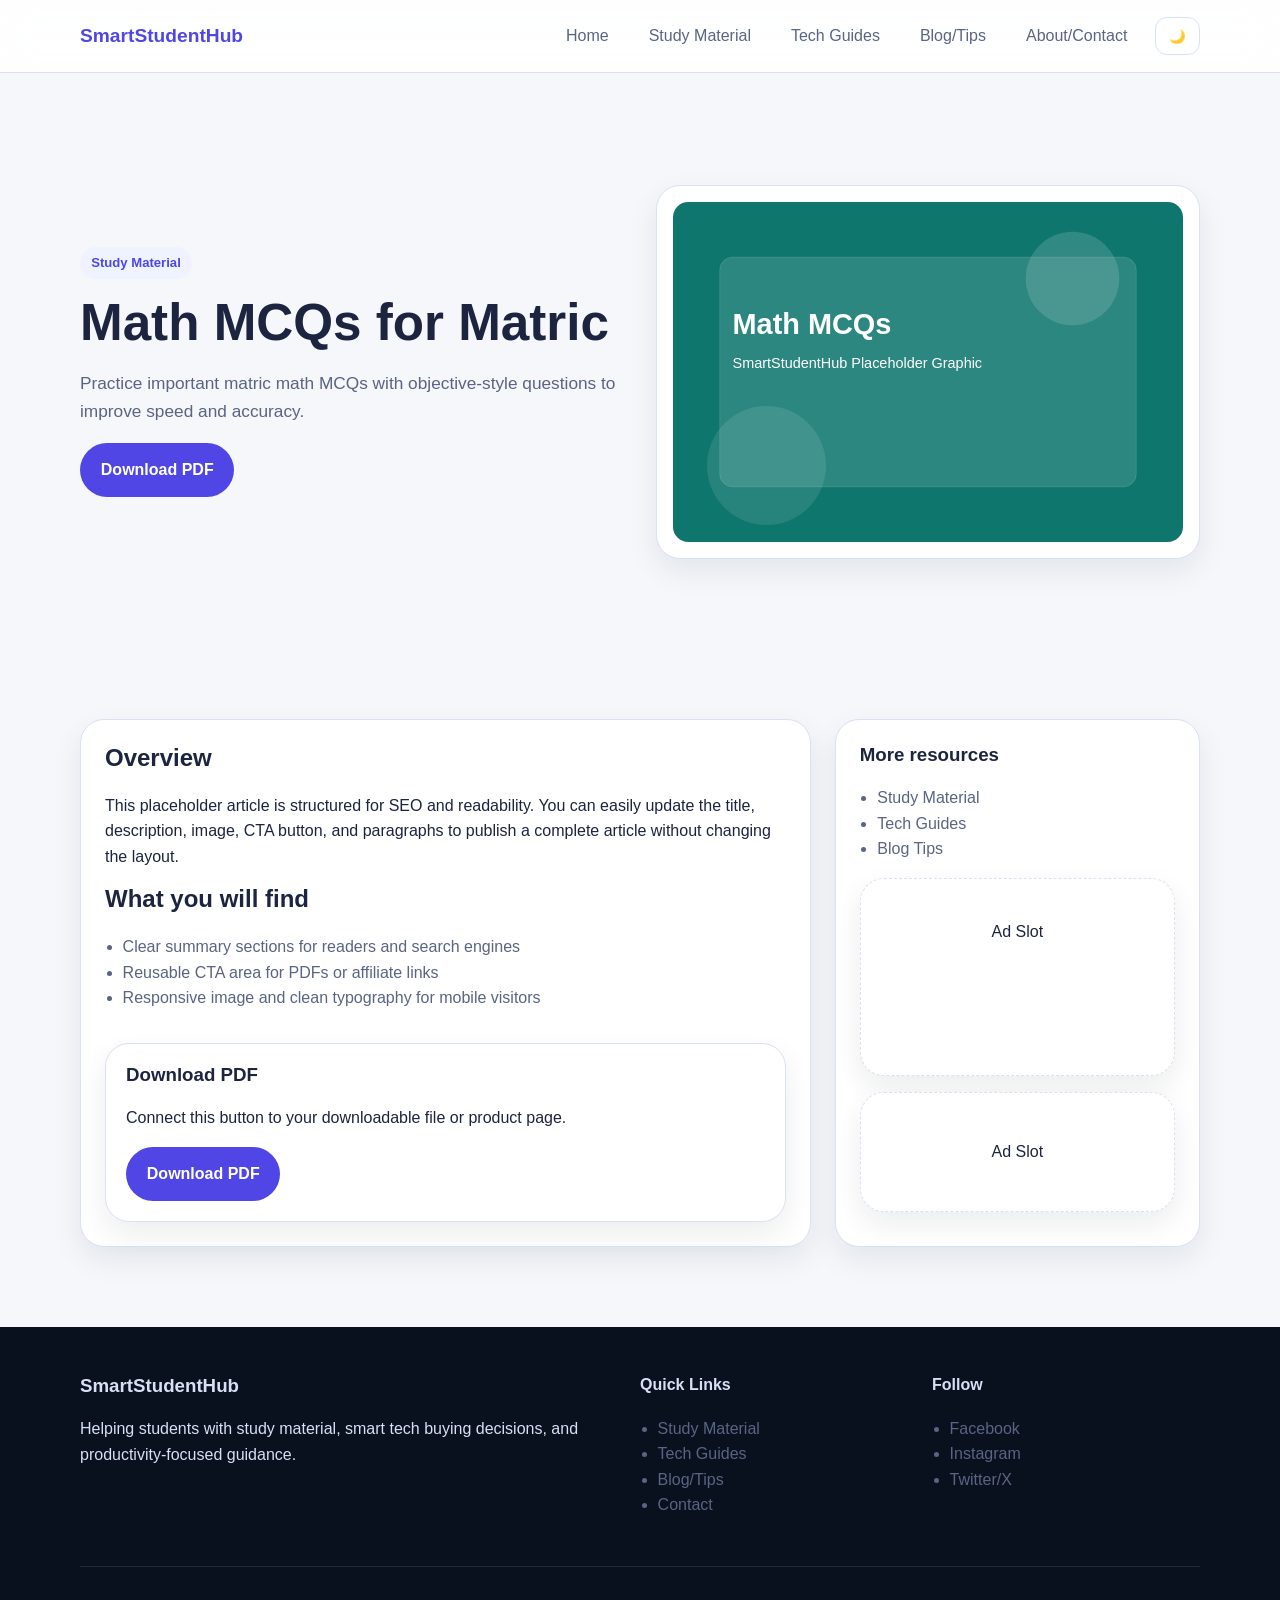
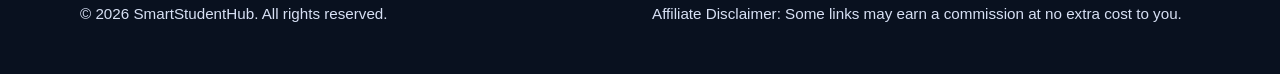
<file: study/math-mcqs-for-matric.html>
<!DOCTYPE html>
<html lang="en">
<head>
  <meta charset="UTF-8" />
  <meta name="viewport" content="width=device-width, initial-scale=1.0" />
  <title>Math MCQs for Matric | SmartStudentHub</title>
  <meta name="description" content="Practice important matric math MCQs with objective-style questions to improve speed and accuracy." />
  <meta name="keywords" content="math mcqs for matric, student resources, smartstudenthub" />
  <meta property="og:type" content="article" />
  <meta property="og:title" content="Math MCQs for Matric | SmartStudentHub" />
  <meta property="og:description" content="Practice important matric math MCQs with objective-style questions to improve speed and accuracy." />
  <meta property="og:url" content="https://smartstudenthub.vercel.app/study/math-mcqs-for-matric.html" />
  <meta property="og:image" content="https://smartstudenthub.vercel.app/images/math-mcqs.svg" />
  <meta name="twitter:card" content="summary_large_image" />
  <meta name="twitter:title" content="Math MCQs for Matric | SmartStudentHub" />
  <meta name="twitter:description" content="Practice important matric math MCQs with objective-style questions to improve speed and accuracy." />
  <meta name="twitter:image" content="https://smartstudenthub.vercel.app/images/math-mcqs.svg" />
  <link rel="canonical" href="https://smartstudenthub.vercel.app/study/math-mcqs-for-matric.html" />
  <link rel="stylesheet" href="../css/style.css" />
  <script async src="https://pagead2.googlesyndication.com/pagead/js/adsbygoogle.js?client=ca-pub-2485905815604609" crossorigin="anonymous"></script>
  <script type="application/ld+json">{"@context":"https://schema.org","@type":"Article","headline":"Math MCQs for Matric","description":"Practice important matric math MCQs with objective-style questions to improve speed and accuracy.","author":{"@type":"Organization","name":"SmartStudentHub"},"publisher":{"@type":"Organization","name":"SmartStudentHub"},"mainEntityOfPage":"https://smartstudenthub.vercel.app/study/math-mcqs-for-matric.html","image":"https://smartstudenthub.vercel.app/images/math-mcqs.svg"}</script>
</head>
<body>
  <header class="site-header">
    <div class="container nav-wrap">
      <a class="logo" href="../index.html">SmartStudentHub</a>
      <button class="nav-toggle" aria-expanded="false" aria-controls="site-nav" aria-label="Toggle navigation">☰</button>
      <nav id="site-nav" class="site-nav">
        <a href="../index.html">Home</a>
        <a href="../study-material.html">Study Material</a>
        <a href="../tech-guides.html">Tech Guides</a>
        <a href="../blog-tips.html">Blog/Tips</a>
        <a href="../about-contact.html">About/Contact</a>
        <button class="theme-toggle" type="button" aria-label="Toggle dark mode">🌙</button>
      </nav>
    </div>
  </header>
  <main class="page-main">
    <section class="article-hero section">
      <div class="container article-layout">
        <div>
          <span class="badge">Study Material</span>
          <h1>Math MCQs for Matric</h1>
          <p class="lead">Practice important matric math MCQs with objective-style questions to improve speed and accuracy.</p>
          <a class="btn btn-primary" href="#resource-action">Download PDF</a>
        </div>
        <div class="hero-card">
          <img src="../images/math-mcqs.svg" alt="Math MCQs for Matric" loading="lazy" />
        </div>
      </div>
    </section>
    <section class="section">
      <div class="container article-content">
        <article class="prose-card">
          <h2>Overview</h2>
          <p><!-- Replace this body copy with the real article content, PDF description, review details, or affiliate summary. -->This placeholder article is structured for SEO and readability. You can easily update the title, description, image, CTA button, and paragraphs to publish a complete article without changing the layout.</p>
          <h2>What you will find</h2>
          <ul class="check-list">
            <li>Clear summary sections for readers and search engines</li>
            <li>Reusable CTA area for PDFs or affiliate links</li>
            <li>Responsive image and clean typography for mobile visitors</li>
          </ul>
          <div class="cta-box" id="resource-action">
            <h3>Download PDF</h3>
            <p><!-- Replace href below with your PDF, Drive link, or affiliate URL. -->Connect this button to your downloadable file or product page.</p>
            <a class="btn btn-primary" href="#">Download PDF</a>
          </div>
        </article>
        <aside class="sidebar-card">
          <h3>More resources</h3>
          <ul>
            <li><a href="../study-material.html">Study Material</a></li>
            <li><a href="../tech-guides.html">Tech Guides</a></li>
            <li><a href="../blog-tips.html">Blog Tips</a></li>
          </ul>
          <div class="ad-slot compact">
            <p>Ad Slot</p>
            <ins class="adsbygoogle ad-unit"
                 style="display:block"
                 data-ad-client="ca-pub-2485905815604609"
                 data-ad-slot="1234567890"
                 data-ad-format="auto"
                 data-full-width-responsive="true"></ins>
            <small><!-- Replace data-ad-slot with your live AdSense slot ID before production. --></small>
            <script>(adsbygoogle = window.adsbygoogle || []).push({});</script>
          </div>
          <div class="ad-slot compact"><p>Ad Slot</p></div>
        </aside>
      </div>
    </section>
  </main>
  <footer class="site-footer">
    <div class="container footer-grid">
      <div><h3>SmartStudentHub</h3><p>Helping students with study material, smart tech buying decisions, and productivity-focused guidance.</p></div>
      <div><h4>Quick Links</h4><ul><li><a href="../study-material.html">Study Material</a></li><li><a href="../tech-guides.html">Tech Guides</a></li><li><a href="../blog-tips.html">Blog/Tips</a></li><li><a href="../about-contact.html">Contact</a></li></ul></div>
      <div><h4>Follow</h4><ul><li><a href="https://facebook.com" target="_blank" rel="noopener">Facebook</a></li><li><a href="https://instagram.com" target="_blank" rel="noopener">Instagram</a></li><li><a href="https://twitter.com" target="_blank" rel="noopener">Twitter/X</a></li></ul></div>
    </div>
    <div class="container footer-bottom"><p>© 2026 SmartStudentHub. All rights reserved.</p><p>Affiliate Disclaimer: Some links may earn a commission at no extra cost to you.</p></div>
  </footer>
  <script src="../js/script.js"></script>
</body>
</html>
</file>
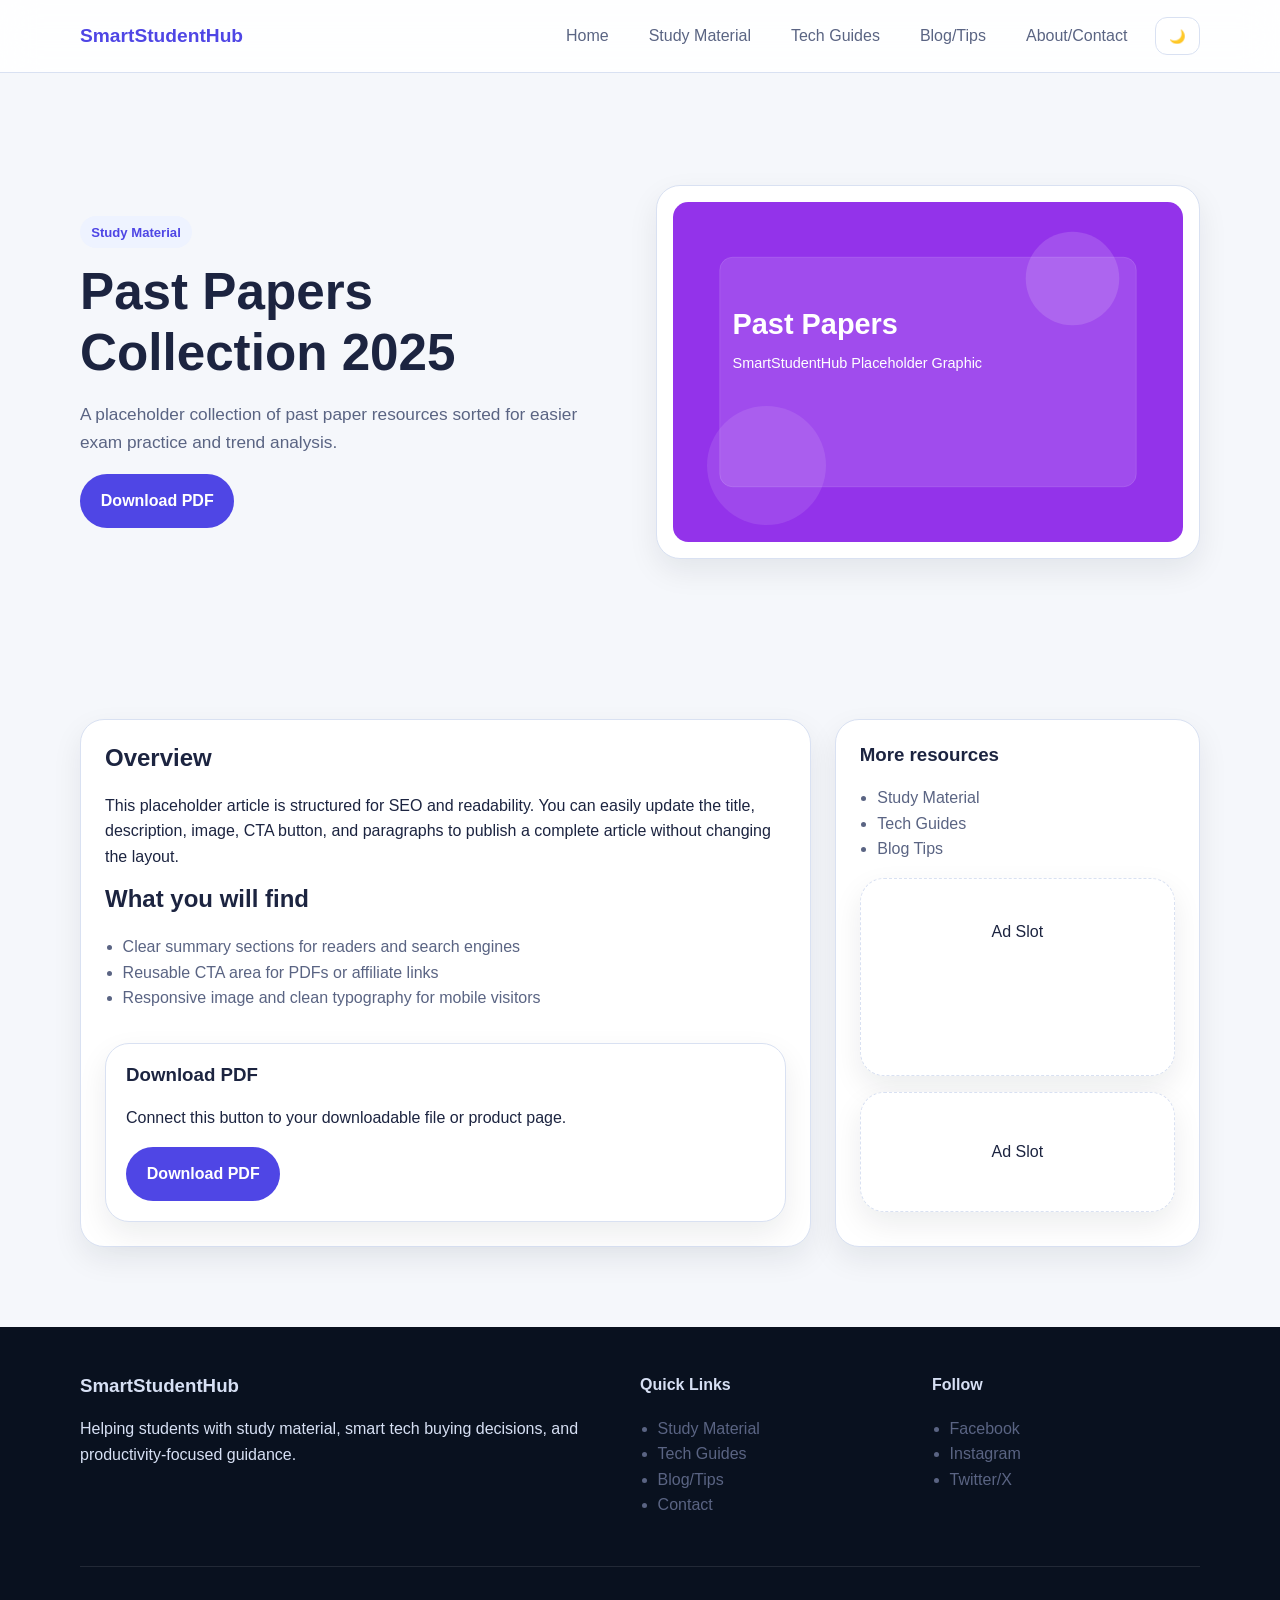
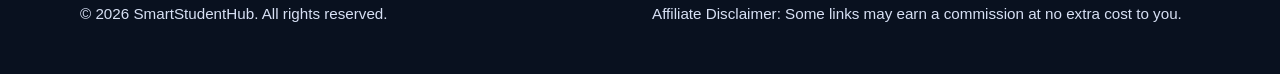
<file: study/past-papers-collection-2025.html>
<!DOCTYPE html>
<html lang="en">
<head>
  <meta charset="UTF-8" />
  <meta name="viewport" content="width=device-width, initial-scale=1.0" />
  <title>Past Papers Collection 2025 | SmartStudentHub</title>
  <meta name="description" content="A placeholder collection of past paper resources sorted for easier exam practice and trend analysis." />
  <meta name="keywords" content="past papers collection 2025, student resources, smartstudenthub" />
  <meta property="og:type" content="article" />
  <meta property="og:title" content="Past Papers Collection 2025 | SmartStudentHub" />
  <meta property="og:description" content="A placeholder collection of past paper resources sorted for easier exam practice and trend analysis." />
  <meta property="og:url" content="https://smartstudenthub.vercel.app/study/past-papers-collection-2025.html" />
  <meta property="og:image" content="https://smartstudenthub.vercel.app/images/past-papers.svg" />
  <meta name="twitter:card" content="summary_large_image" />
  <meta name="twitter:title" content="Past Papers Collection 2025 | SmartStudentHub" />
  <meta name="twitter:description" content="A placeholder collection of past paper resources sorted for easier exam practice and trend analysis." />
  <meta name="twitter:image" content="https://smartstudenthub.vercel.app/images/past-papers.svg" />
  <link rel="canonical" href="https://smartstudenthub.vercel.app/study/past-papers-collection-2025.html" />
  <link rel="stylesheet" href="../css/style.css" />
  <script async src="https://pagead2.googlesyndication.com/pagead/js/adsbygoogle.js?client=ca-pub-2485905815604609" crossorigin="anonymous"></script>
  <script type="application/ld+json">{"@context":"https://schema.org","@type":"Article","headline":"Past Papers Collection 2025","description":"A placeholder collection of past paper resources sorted for easier exam practice and trend analysis.","author":{"@type":"Organization","name":"SmartStudentHub"},"publisher":{"@type":"Organization","name":"SmartStudentHub"},"mainEntityOfPage":"https://smartstudenthub.vercel.app/study/past-papers-collection-2025.html","image":"https://smartstudenthub.vercel.app/images/past-papers.svg"}</script>
</head>
<body>
  <header class="site-header">
    <div class="container nav-wrap">
      <a class="logo" href="../index.html">SmartStudentHub</a>
      <button class="nav-toggle" aria-expanded="false" aria-controls="site-nav" aria-label="Toggle navigation">☰</button>
      <nav id="site-nav" class="site-nav">
        <a href="../index.html">Home</a>
        <a href="../study-material.html">Study Material</a>
        <a href="../tech-guides.html">Tech Guides</a>
        <a href="../blog-tips.html">Blog/Tips</a>
        <a href="../about-contact.html">About/Contact</a>
        <button class="theme-toggle" type="button" aria-label="Toggle dark mode">🌙</button>
      </nav>
    </div>
  </header>
  <main class="page-main">
    <section class="article-hero section">
      <div class="container article-layout">
        <div>
          <span class="badge">Study Material</span>
          <h1>Past Papers Collection 2025</h1>
          <p class="lead">A placeholder collection of past paper resources sorted for easier exam practice and trend analysis.</p>
          <a class="btn btn-primary" href="#resource-action">Download PDF</a>
        </div>
        <div class="hero-card">
          <img src="../images/past-papers.svg" alt="Past Papers Collection 2025" loading="lazy" />
        </div>
      </div>
    </section>
    <section class="section">
      <div class="container article-content">
        <article class="prose-card">
          <h2>Overview</h2>
          <p><!-- Replace this body copy with the real article content, PDF description, review details, or affiliate summary. -->This placeholder article is structured for SEO and readability. You can easily update the title, description, image, CTA button, and paragraphs to publish a complete article without changing the layout.</p>
          <h2>What you will find</h2>
          <ul class="check-list">
            <li>Clear summary sections for readers and search engines</li>
            <li>Reusable CTA area for PDFs or affiliate links</li>
            <li>Responsive image and clean typography for mobile visitors</li>
          </ul>
          <div class="cta-box" id="resource-action">
            <h3>Download PDF</h3>
            <p><!-- Replace href below with your PDF, Drive link, or affiliate URL. -->Connect this button to your downloadable file or product page.</p>
            <a class="btn btn-primary" href="#">Download PDF</a>
          </div>
        </article>
        <aside class="sidebar-card">
          <h3>More resources</h3>
          <ul>
            <li><a href="../study-material.html">Study Material</a></li>
            <li><a href="../tech-guides.html">Tech Guides</a></li>
            <li><a href="../blog-tips.html">Blog Tips</a></li>
          </ul>
          <div class="ad-slot compact">
            <p>Ad Slot</p>
            <ins class="adsbygoogle ad-unit"
                 style="display:block"
                 data-ad-client="ca-pub-2485905815604609"
                 data-ad-slot="1234567890"
                 data-ad-format="auto"
                 data-full-width-responsive="true"></ins>
            <small><!-- Replace data-ad-slot with your live AdSense slot ID before production. --></small>
            <script>(adsbygoogle = window.adsbygoogle || []).push({});</script>
          </div>
          <div class="ad-slot compact"><p>Ad Slot</p></div>
        </aside>
      </div>
    </section>
  </main>
  <footer class="site-footer">
    <div class="container footer-grid">
      <div><h3>SmartStudentHub</h3><p>Helping students with study material, smart tech buying decisions, and productivity-focused guidance.</p></div>
      <div><h4>Quick Links</h4><ul><li><a href="../study-material.html">Study Material</a></li><li><a href="../tech-guides.html">Tech Guides</a></li><li><a href="../blog-tips.html">Blog/Tips</a></li><li><a href="../about-contact.html">Contact</a></li></ul></div>
      <div><h4>Follow</h4><ul><li><a href="https://facebook.com" target="_blank" rel="noopener">Facebook</a></li><li><a href="https://instagram.com" target="_blank" rel="noopener">Instagram</a></li><li><a href="https://twitter.com" target="_blank" rel="noopener">Twitter/X</a></li></ul></div>
    </div>
    <div class="container footer-bottom"><p>© 2026 SmartStudentHub. All rights reserved.</p><p>Affiliate Disclaimer: Some links may earn a commission at no extra cost to you.</p></div>
  </footer>
  <script src="../js/script.js"></script>
</body>
</html>
</file>
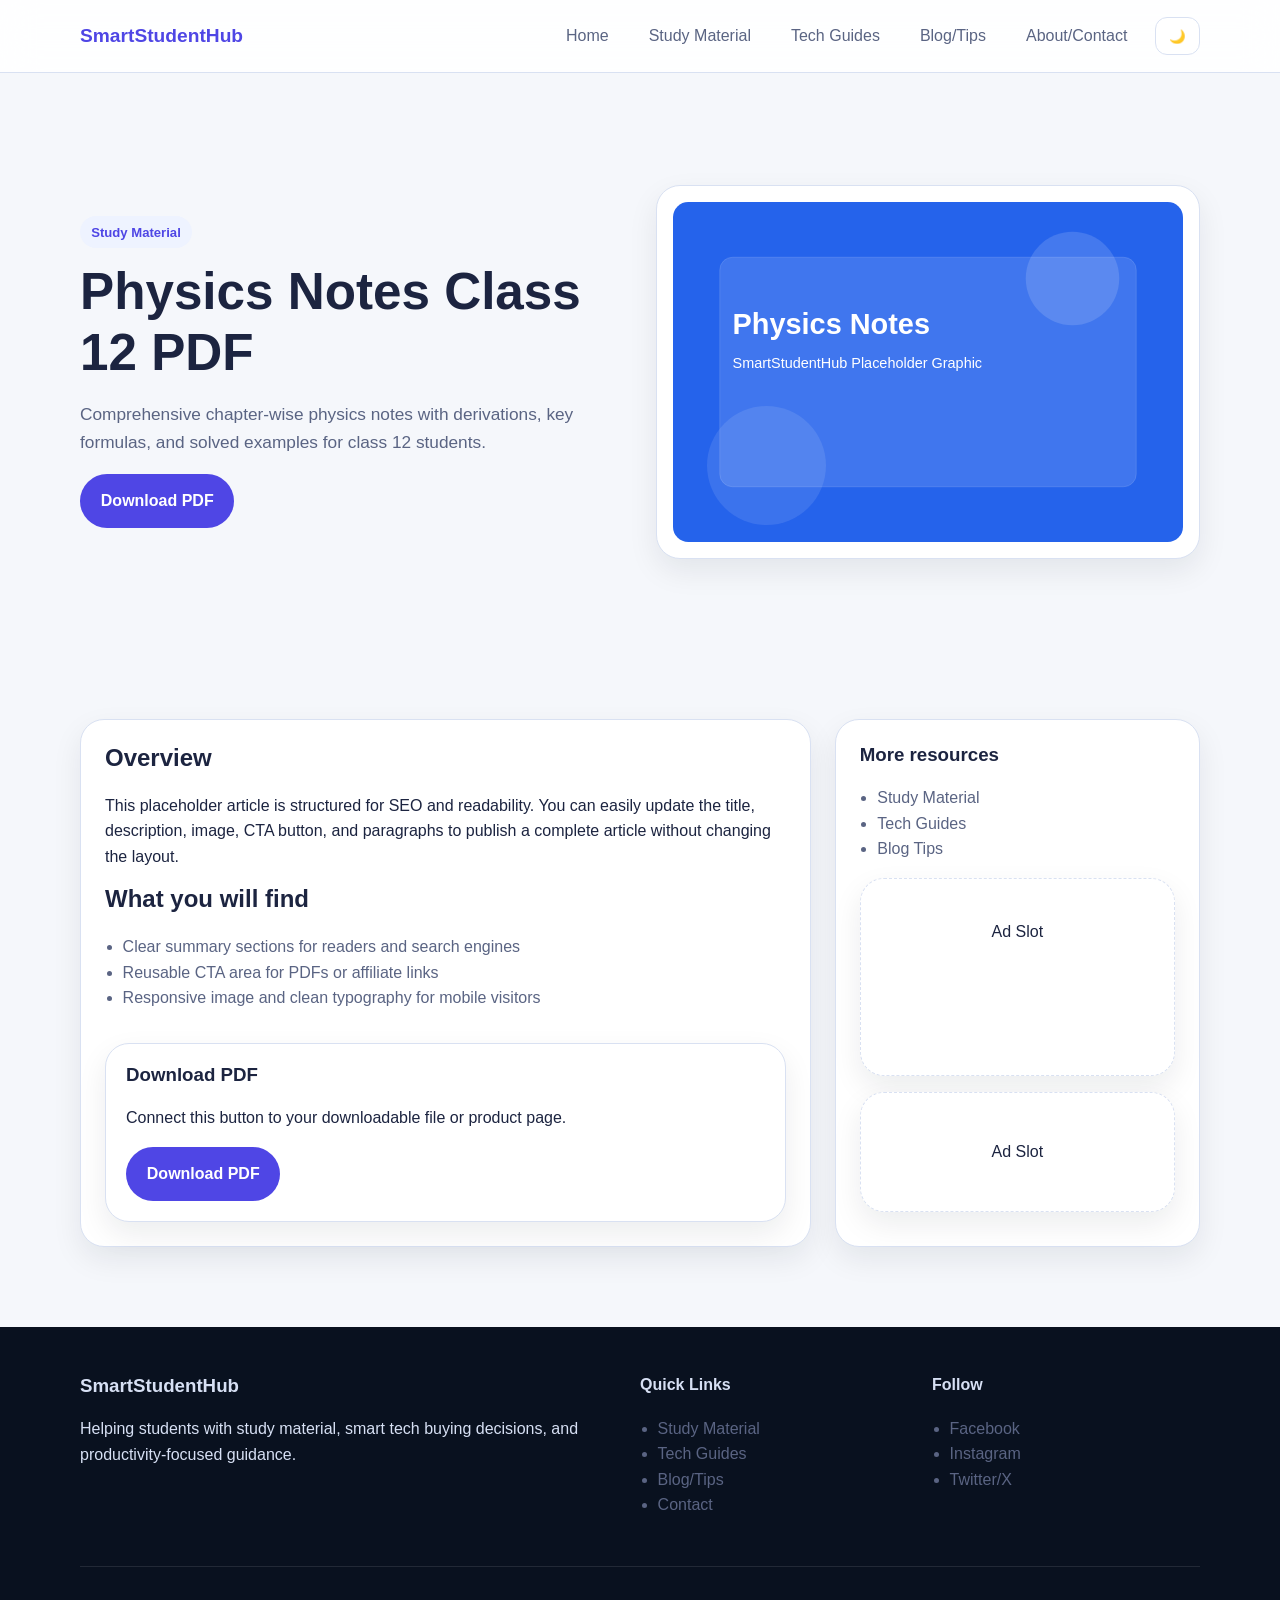
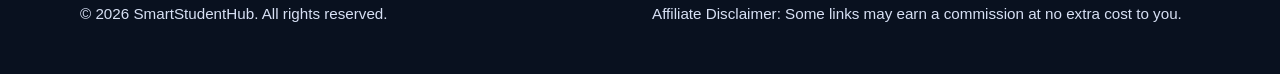
<file: study/physics-notes-class-12.html>
<!DOCTYPE html>
<html lang="en">
<head>
  <meta charset="UTF-8" />
  <meta name="viewport" content="width=device-width, initial-scale=1.0" />
  <title>Physics Notes Class 12 PDF | SmartStudentHub</title>
  <meta name="description" content="Comprehensive chapter-wise physics notes with derivations, key formulas, and solved examples for class 12 students." />
  <meta name="keywords" content="physics notes class 12 pdf, student resources, smartstudenthub" />
  <meta property="og:type" content="article" />
  <meta property="og:title" content="Physics Notes Class 12 PDF | SmartStudentHub" />
  <meta property="og:description" content="Comprehensive chapter-wise physics notes with derivations, key formulas, and solved examples for class 12 students." />
  <meta property="og:url" content="https://smartstudenthub.vercel.app/study/physics-notes-class-12.html" />
  <meta property="og:image" content="https://smartstudenthub.vercel.app/images/physics-notes.svg" />
  <meta name="twitter:card" content="summary_large_image" />
  <meta name="twitter:title" content="Physics Notes Class 12 PDF | SmartStudentHub" />
  <meta name="twitter:description" content="Comprehensive chapter-wise physics notes with derivations, key formulas, and solved examples for class 12 students." />
  <meta name="twitter:image" content="https://smartstudenthub.vercel.app/images/physics-notes.svg" />
  <link rel="canonical" href="https://smartstudenthub.vercel.app/study/physics-notes-class-12.html" />
  <link rel="stylesheet" href="../css/style.css" />
  <script async src="https://pagead2.googlesyndication.com/pagead/js/adsbygoogle.js?client=ca-pub-2485905815604609" crossorigin="anonymous"></script>
  <script type="application/ld+json">{"@context":"https://schema.org","@type":"Article","headline":"Physics Notes Class 12 PDF","description":"Comprehensive chapter-wise physics notes with derivations, key formulas, and solved examples for class 12 students.","author":{"@type":"Organization","name":"SmartStudentHub"},"publisher":{"@type":"Organization","name":"SmartStudentHub"},"mainEntityOfPage":"https://smartstudenthub.vercel.app/study/physics-notes-class-12.html","image":"https://smartstudenthub.vercel.app/images/physics-notes.svg"}</script>
</head>
<body>
  <header class="site-header">
    <div class="container nav-wrap">
      <a class="logo" href="../index.html">SmartStudentHub</a>
      <button class="nav-toggle" aria-expanded="false" aria-controls="site-nav" aria-label="Toggle navigation">☰</button>
      <nav id="site-nav" class="site-nav">
        <a href="../index.html">Home</a>
        <a href="../study-material.html">Study Material</a>
        <a href="../tech-guides.html">Tech Guides</a>
        <a href="../blog-tips.html">Blog/Tips</a>
        <a href="../about-contact.html">About/Contact</a>
        <button class="theme-toggle" type="button" aria-label="Toggle dark mode">🌙</button>
      </nav>
    </div>
  </header>
  <main class="page-main">
    <section class="article-hero section">
      <div class="container article-layout">
        <div>
          <span class="badge">Study Material</span>
          <h1>Physics Notes Class 12 PDF</h1>
          <p class="lead">Comprehensive chapter-wise physics notes with derivations, key formulas, and solved examples for class 12 students.</p>
          <a class="btn btn-primary" href="#resource-action">Download PDF</a>
        </div>
        <div class="hero-card">
          <img src="../images/physics-notes.svg" alt="Physics Notes Class 12 PDF" loading="lazy" />
        </div>
      </div>
    </section>
    <section class="section">
      <div class="container article-content">
        <article class="prose-card">
          <h2>Overview</h2>
          <p><!-- Replace this body copy with the real article content, PDF description, review details, or affiliate summary. -->This placeholder article is structured for SEO and readability. You can easily update the title, description, image, CTA button, and paragraphs to publish a complete article without changing the layout.</p>
          <h2>What you will find</h2>
          <ul class="check-list">
            <li>Clear summary sections for readers and search engines</li>
            <li>Reusable CTA area for PDFs or affiliate links</li>
            <li>Responsive image and clean typography for mobile visitors</li>
          </ul>
          <div class="cta-box" id="resource-action">
            <h3>Download PDF</h3>
            <p><!-- Replace href below with your PDF, Drive link, or affiliate URL. -->Connect this button to your downloadable file or product page.</p>
            <a class="btn btn-primary" href="#">Download PDF</a>
          </div>
        </article>
        <aside class="sidebar-card">
          <h3>More resources</h3>
          <ul>
            <li><a href="../study-material.html">Study Material</a></li>
            <li><a href="../tech-guides.html">Tech Guides</a></li>
            <li><a href="../blog-tips.html">Blog Tips</a></li>
          </ul>
          <div class="ad-slot compact">
            <p>Ad Slot</p>
            <ins class="adsbygoogle ad-unit"
                 style="display:block"
                 data-ad-client="ca-pub-2485905815604609"
                 data-ad-slot="1234567890"
                 data-ad-format="auto"
                 data-full-width-responsive="true"></ins>
            <small><!-- Replace data-ad-slot with your live AdSense slot ID before production. --></small>
            <script>(adsbygoogle = window.adsbygoogle || []).push({});</script>
          </div>
          <div class="ad-slot compact"><p>Ad Slot</p></div>
        </aside>
      </div>
    </section>
  </main>
  <footer class="site-footer">
    <div class="container footer-grid">
      <div><h3>SmartStudentHub</h3><p>Helping students with study material, smart tech buying decisions, and productivity-focused guidance.</p></div>
      <div><h4>Quick Links</h4><ul><li><a href="../study-material.html">Study Material</a></li><li><a href="../tech-guides.html">Tech Guides</a></li><li><a href="../blog-tips.html">Blog/Tips</a></li><li><a href="../about-contact.html">Contact</a></li></ul></div>
      <div><h4>Follow</h4><ul><li><a href="https://facebook.com" target="_blank" rel="noopener">Facebook</a></li><li><a href="https://instagram.com" target="_blank" rel="noopener">Instagram</a></li><li><a href="https://twitter.com" target="_blank" rel="noopener">Twitter/X</a></li></ul></div>
    </div>
    <div class="container footer-bottom"><p>© 2026 SmartStudentHub. All rights reserved.</p><p>Affiliate Disclaimer: Some links may earn a commission at no extra cost to you.</p></div>
  </footer>
  <script src="../js/script.js"></script>
</body>
</html>
</file>
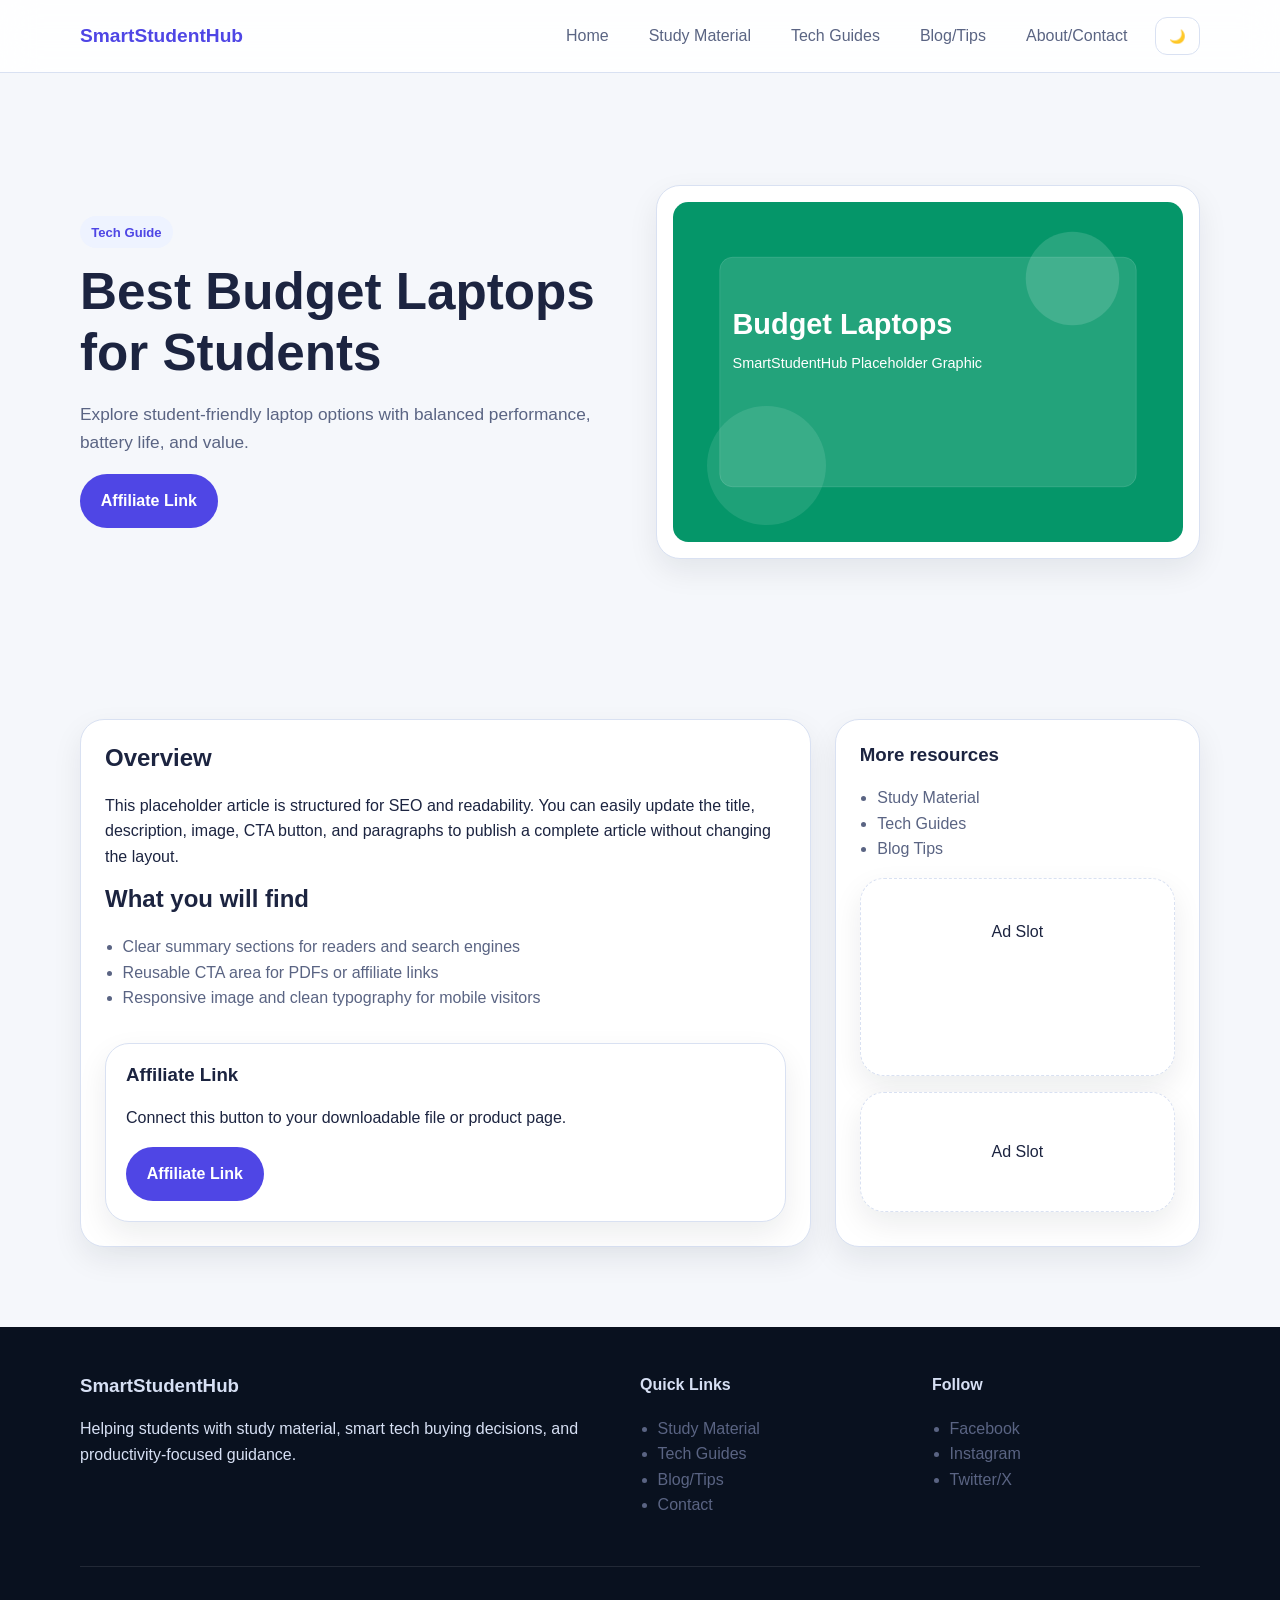
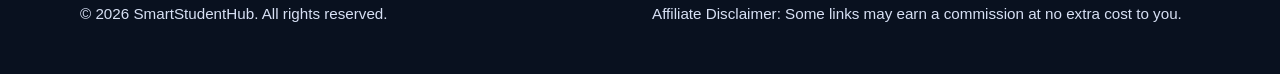
<file: tech/best-budget-laptops-for-students.html>
<!DOCTYPE html>
<html lang="en">
<head>
  <meta charset="UTF-8" />
  <meta name="viewport" content="width=device-width, initial-scale=1.0" />
  <title>Best Budget Laptops for Students | SmartStudentHub</title>
  <meta name="description" content="Explore student-friendly laptop options with balanced performance, battery life, and value." />
  <meta name="keywords" content="best budget laptops for students, student resources, smartstudenthub" />
  <meta property="og:type" content="article" />
  <meta property="og:title" content="Best Budget Laptops for Students | SmartStudentHub" />
  <meta property="og:description" content="Explore student-friendly laptop options with balanced performance, battery life, and value." />
  <meta property="og:url" content="https://smartstudenthub.vercel.app/tech/best-budget-laptops-for-students.html" />
  <meta property="og:image" content="https://smartstudenthub.vercel.app/images/budget-laptops.svg" />
  <meta name="twitter:card" content="summary_large_image" />
  <meta name="twitter:title" content="Best Budget Laptops for Students | SmartStudentHub" />
  <meta name="twitter:description" content="Explore student-friendly laptop options with balanced performance, battery life, and value." />
  <meta name="twitter:image" content="https://smartstudenthub.vercel.app/images/budget-laptops.svg" />
  <link rel="canonical" href="https://smartstudenthub.vercel.app/tech/best-budget-laptops-for-students.html" />
  <link rel="stylesheet" href="../css/style.css" />
  <script async src="https://pagead2.googlesyndication.com/pagead/js/adsbygoogle.js?client=ca-pub-2485905815604609" crossorigin="anonymous"></script>
  <script type="application/ld+json">{"@context":"https://schema.org","@type":"Article","headline":"Best Budget Laptops for Students","description":"Explore student-friendly laptop options with balanced performance, battery life, and value.","author":{"@type":"Organization","name":"SmartStudentHub"},"publisher":{"@type":"Organization","name":"SmartStudentHub"},"mainEntityOfPage":"https://smartstudenthub.vercel.app/tech/best-budget-laptops-for-students.html","image":"https://smartstudenthub.vercel.app/images/budget-laptops.svg"}</script>
</head>
<body>
  <header class="site-header">
    <div class="container nav-wrap">
      <a class="logo" href="../index.html">SmartStudentHub</a>
      <button class="nav-toggle" aria-expanded="false" aria-controls="site-nav" aria-label="Toggle navigation">☰</button>
      <nav id="site-nav" class="site-nav">
        <a href="../index.html">Home</a>
        <a href="../study-material.html">Study Material</a>
        <a href="../tech-guides.html">Tech Guides</a>
        <a href="../blog-tips.html">Blog/Tips</a>
        <a href="../about-contact.html">About/Contact</a>
        <button class="theme-toggle" type="button" aria-label="Toggle dark mode">🌙</button>
      </nav>
    </div>
  </header>
  <main class="page-main">
    <section class="article-hero section">
      <div class="container article-layout">
        <div>
          <span class="badge">Tech Guide</span>
          <h1>Best Budget Laptops for Students</h1>
          <p class="lead">Explore student-friendly laptop options with balanced performance, battery life, and value.</p>
          <a class="btn btn-primary" href="#resource-action">Affiliate Link</a>
        </div>
        <div class="hero-card">
          <img src="../images/budget-laptops.svg" alt="Best Budget Laptops for Students" loading="lazy" />
        </div>
      </div>
    </section>
    <section class="section">
      <div class="container article-content">
        <article class="prose-card">
          <h2>Overview</h2>
          <p><!-- Replace this body copy with the real article content, PDF description, review details, or affiliate summary. -->This placeholder article is structured for SEO and readability. You can easily update the title, description, image, CTA button, and paragraphs to publish a complete article without changing the layout.</p>
          <h2>What you will find</h2>
          <ul class="check-list">
            <li>Clear summary sections for readers and search engines</li>
            <li>Reusable CTA area for PDFs or affiliate links</li>
            <li>Responsive image and clean typography for mobile visitors</li>
          </ul>
          <div class="cta-box" id="resource-action">
            <h3>Affiliate Link</h3>
            <p><!-- Replace href below with your PDF, Drive link, or affiliate URL. -->Connect this button to your downloadable file or product page.</p>
            <a class="btn btn-primary" href="#">Affiliate Link</a>
          </div>
        </article>
        <aside class="sidebar-card">
          <h3>More resources</h3>
          <ul>
            <li><a href="../study-material.html">Study Material</a></li>
            <li><a href="../tech-guides.html">Tech Guides</a></li>
            <li><a href="../blog-tips.html">Blog Tips</a></li>
          </ul>
          <div class="ad-slot compact">
            <p>Ad Slot</p>
            <ins class="adsbygoogle ad-unit"
                 style="display:block"
                 data-ad-client="ca-pub-2485905815604609"
                 data-ad-slot="1234567890"
                 data-ad-format="auto"
                 data-full-width-responsive="true"></ins>
            <small><!-- Replace data-ad-slot with your live AdSense slot ID before production. --></small>
            <script>(adsbygoogle = window.adsbygoogle || []).push({});</script>
          </div>
          <div class="ad-slot compact"><p>Ad Slot</p></div>
        </aside>
      </div>
    </section>
  </main>
  <footer class="site-footer">
    <div class="container footer-grid">
      <div><h3>SmartStudentHub</h3><p>Helping students with study material, smart tech buying decisions, and productivity-focused guidance.</p></div>
      <div><h4>Quick Links</h4><ul><li><a href="../study-material.html">Study Material</a></li><li><a href="../tech-guides.html">Tech Guides</a></li><li><a href="../blog-tips.html">Blog/Tips</a></li><li><a href="../about-contact.html">Contact</a></li></ul></div>
      <div><h4>Follow</h4><ul><li><a href="https://facebook.com" target="_blank" rel="noopener">Facebook</a></li><li><a href="https://instagram.com" target="_blank" rel="noopener">Instagram</a></li><li><a href="https://twitter.com" target="_blank" rel="noopener">Twitter/X</a></li></ul></div>
    </div>
    <div class="container footer-bottom"><p>© 2026 SmartStudentHub. All rights reserved.</p><p>Affiliate Disclaimer: Some links may earn a commission at no extra cost to you.</p></div>
  </footer>
  <script src="../js/script.js"></script>
</body>
</html>
</file>
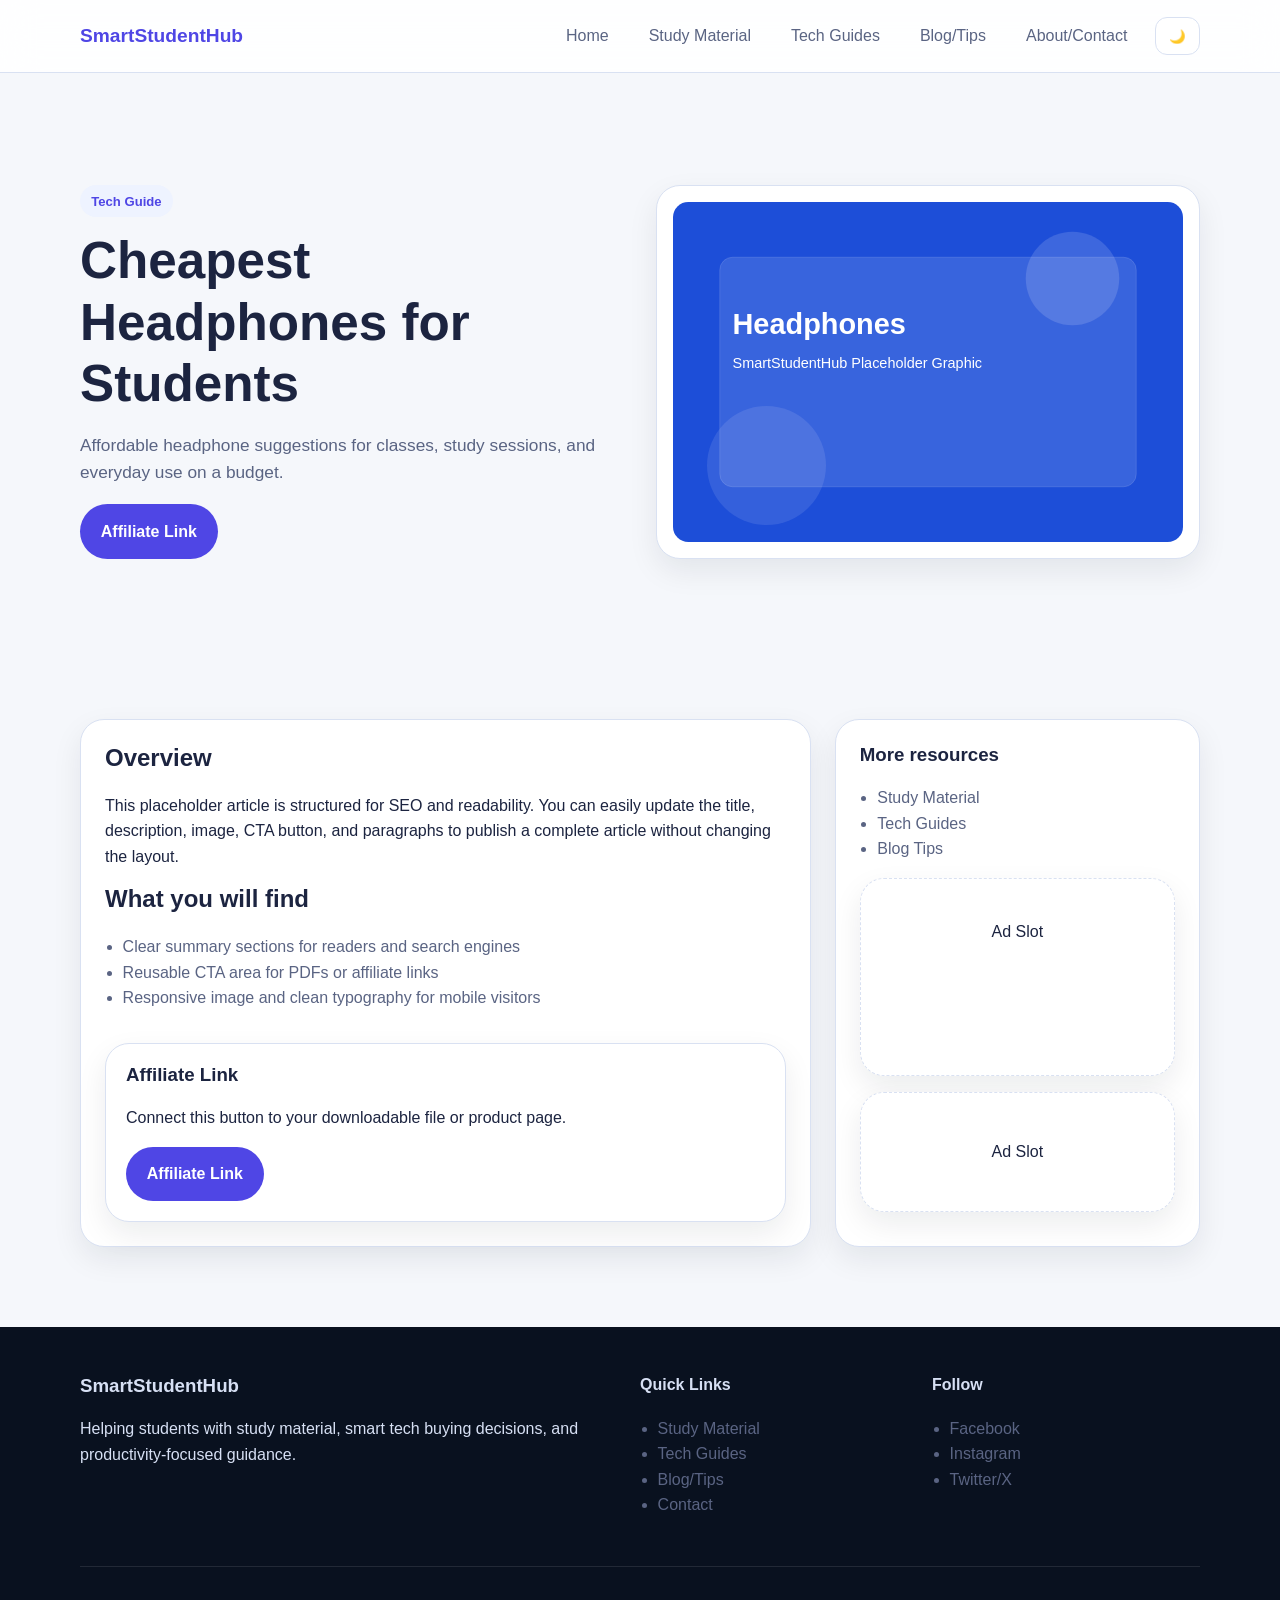
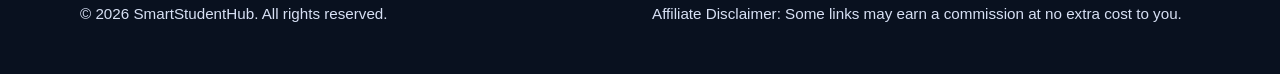
<file: tech/cheapest-headphones-for-students.html>
<!DOCTYPE html>
<html lang="en">
<head>
  <meta charset="UTF-8" />
  <meta name="viewport" content="width=device-width, initial-scale=1.0" />
  <title>Cheapest Headphones for Students | SmartStudentHub</title>
  <meta name="description" content="Affordable headphone suggestions for classes, study sessions, and everyday use on a budget." />
  <meta name="keywords" content="cheapest headphones for students, student resources, smartstudenthub" />
  <meta property="og:type" content="article" />
  <meta property="og:title" content="Cheapest Headphones for Students | SmartStudentHub" />
  <meta property="og:description" content="Affordable headphone suggestions for classes, study sessions, and everyday use on a budget." />
  <meta property="og:url" content="https://smartstudenthub.vercel.app/tech/cheapest-headphones-for-students.html" />
  <meta property="og:image" content="https://smartstudenthub.vercel.app/images/headphones.svg" />
  <meta name="twitter:card" content="summary_large_image" />
  <meta name="twitter:title" content="Cheapest Headphones for Students | SmartStudentHub" />
  <meta name="twitter:description" content="Affordable headphone suggestions for classes, study sessions, and everyday use on a budget." />
  <meta name="twitter:image" content="https://smartstudenthub.vercel.app/images/headphones.svg" />
  <link rel="canonical" href="https://smartstudenthub.vercel.app/tech/cheapest-headphones-for-students.html" />
  <link rel="stylesheet" href="../css/style.css" />
  <script async src="https://pagead2.googlesyndication.com/pagead/js/adsbygoogle.js?client=ca-pub-2485905815604609" crossorigin="anonymous"></script>
  <script type="application/ld+json">{"@context":"https://schema.org","@type":"Article","headline":"Cheapest Headphones for Students","description":"Affordable headphone suggestions for classes, study sessions, and everyday use on a budget.","author":{"@type":"Organization","name":"SmartStudentHub"},"publisher":{"@type":"Organization","name":"SmartStudentHub"},"mainEntityOfPage":"https://smartstudenthub.vercel.app/tech/cheapest-headphones-for-students.html","image":"https://smartstudenthub.vercel.app/images/headphones.svg"}</script>
</head>
<body>
  <header class="site-header">
    <div class="container nav-wrap">
      <a class="logo" href="../index.html">SmartStudentHub</a>
      <button class="nav-toggle" aria-expanded="false" aria-controls="site-nav" aria-label="Toggle navigation">☰</button>
      <nav id="site-nav" class="site-nav">
        <a href="../index.html">Home</a>
        <a href="../study-material.html">Study Material</a>
        <a href="../tech-guides.html">Tech Guides</a>
        <a href="../blog-tips.html">Blog/Tips</a>
        <a href="../about-contact.html">About/Contact</a>
        <button class="theme-toggle" type="button" aria-label="Toggle dark mode">🌙</button>
      </nav>
    </div>
  </header>
  <main class="page-main">
    <section class="article-hero section">
      <div class="container article-layout">
        <div>
          <span class="badge">Tech Guide</span>
          <h1>Cheapest Headphones for Students</h1>
          <p class="lead">Affordable headphone suggestions for classes, study sessions, and everyday use on a budget.</p>
          <a class="btn btn-primary" href="#resource-action">Affiliate Link</a>
        </div>
        <div class="hero-card">
          <img src="../images/headphones.svg" alt="Cheapest Headphones for Students" loading="lazy" />
        </div>
      </div>
    </section>
    <section class="section">
      <div class="container article-content">
        <article class="prose-card">
          <h2>Overview</h2>
          <p><!-- Replace this body copy with the real article content, PDF description, review details, or affiliate summary. -->This placeholder article is structured for SEO and readability. You can easily update the title, description, image, CTA button, and paragraphs to publish a complete article without changing the layout.</p>
          <h2>What you will find</h2>
          <ul class="check-list">
            <li>Clear summary sections for readers and search engines</li>
            <li>Reusable CTA area for PDFs or affiliate links</li>
            <li>Responsive image and clean typography for mobile visitors</li>
          </ul>
          <div class="cta-box" id="resource-action">
            <h3>Affiliate Link</h3>
            <p><!-- Replace href below with your PDF, Drive link, or affiliate URL. -->Connect this button to your downloadable file or product page.</p>
            <a class="btn btn-primary" href="#">Affiliate Link</a>
          </div>
        </article>
        <aside class="sidebar-card">
          <h3>More resources</h3>
          <ul>
            <li><a href="../study-material.html">Study Material</a></li>
            <li><a href="../tech-guides.html">Tech Guides</a></li>
            <li><a href="../blog-tips.html">Blog Tips</a></li>
          </ul>
          <div class="ad-slot compact">
            <p>Ad Slot</p>
            <ins class="adsbygoogle ad-unit"
                 style="display:block"
                 data-ad-client="ca-pub-2485905815604609"
                 data-ad-slot="1234567890"
                 data-ad-format="auto"
                 data-full-width-responsive="true"></ins>
            <small><!-- Replace data-ad-slot with your live AdSense slot ID before production. --></small>
            <script>(adsbygoogle = window.adsbygoogle || []).push({});</script>
          </div>
          <div class="ad-slot compact"><p>Ad Slot</p></div>
        </aside>
      </div>
    </section>
  </main>
  <footer class="site-footer">
    <div class="container footer-grid">
      <div><h3>SmartStudentHub</h3><p>Helping students with study material, smart tech buying decisions, and productivity-focused guidance.</p></div>
      <div><h4>Quick Links</h4><ul><li><a href="../study-material.html">Study Material</a></li><li><a href="../tech-guides.html">Tech Guides</a></li><li><a href="../blog-tips.html">Blog/Tips</a></li><li><a href="../about-contact.html">Contact</a></li></ul></div>
      <div><h4>Follow</h4><ul><li><a href="https://facebook.com" target="_blank" rel="noopener">Facebook</a></li><li><a href="https://instagram.com" target="_blank" rel="noopener">Instagram</a></li><li><a href="https://twitter.com" target="_blank" rel="noopener">Twitter/X</a></li></ul></div>
    </div>
    <div class="container footer-bottom"><p>© 2026 SmartStudentHub. All rights reserved.</p><p>Affiliate Disclaimer: Some links may earn a commission at no extra cost to you.</p></div>
  </footer>
  <script src="../js/script.js"></script>
</body>
</html>
</file>
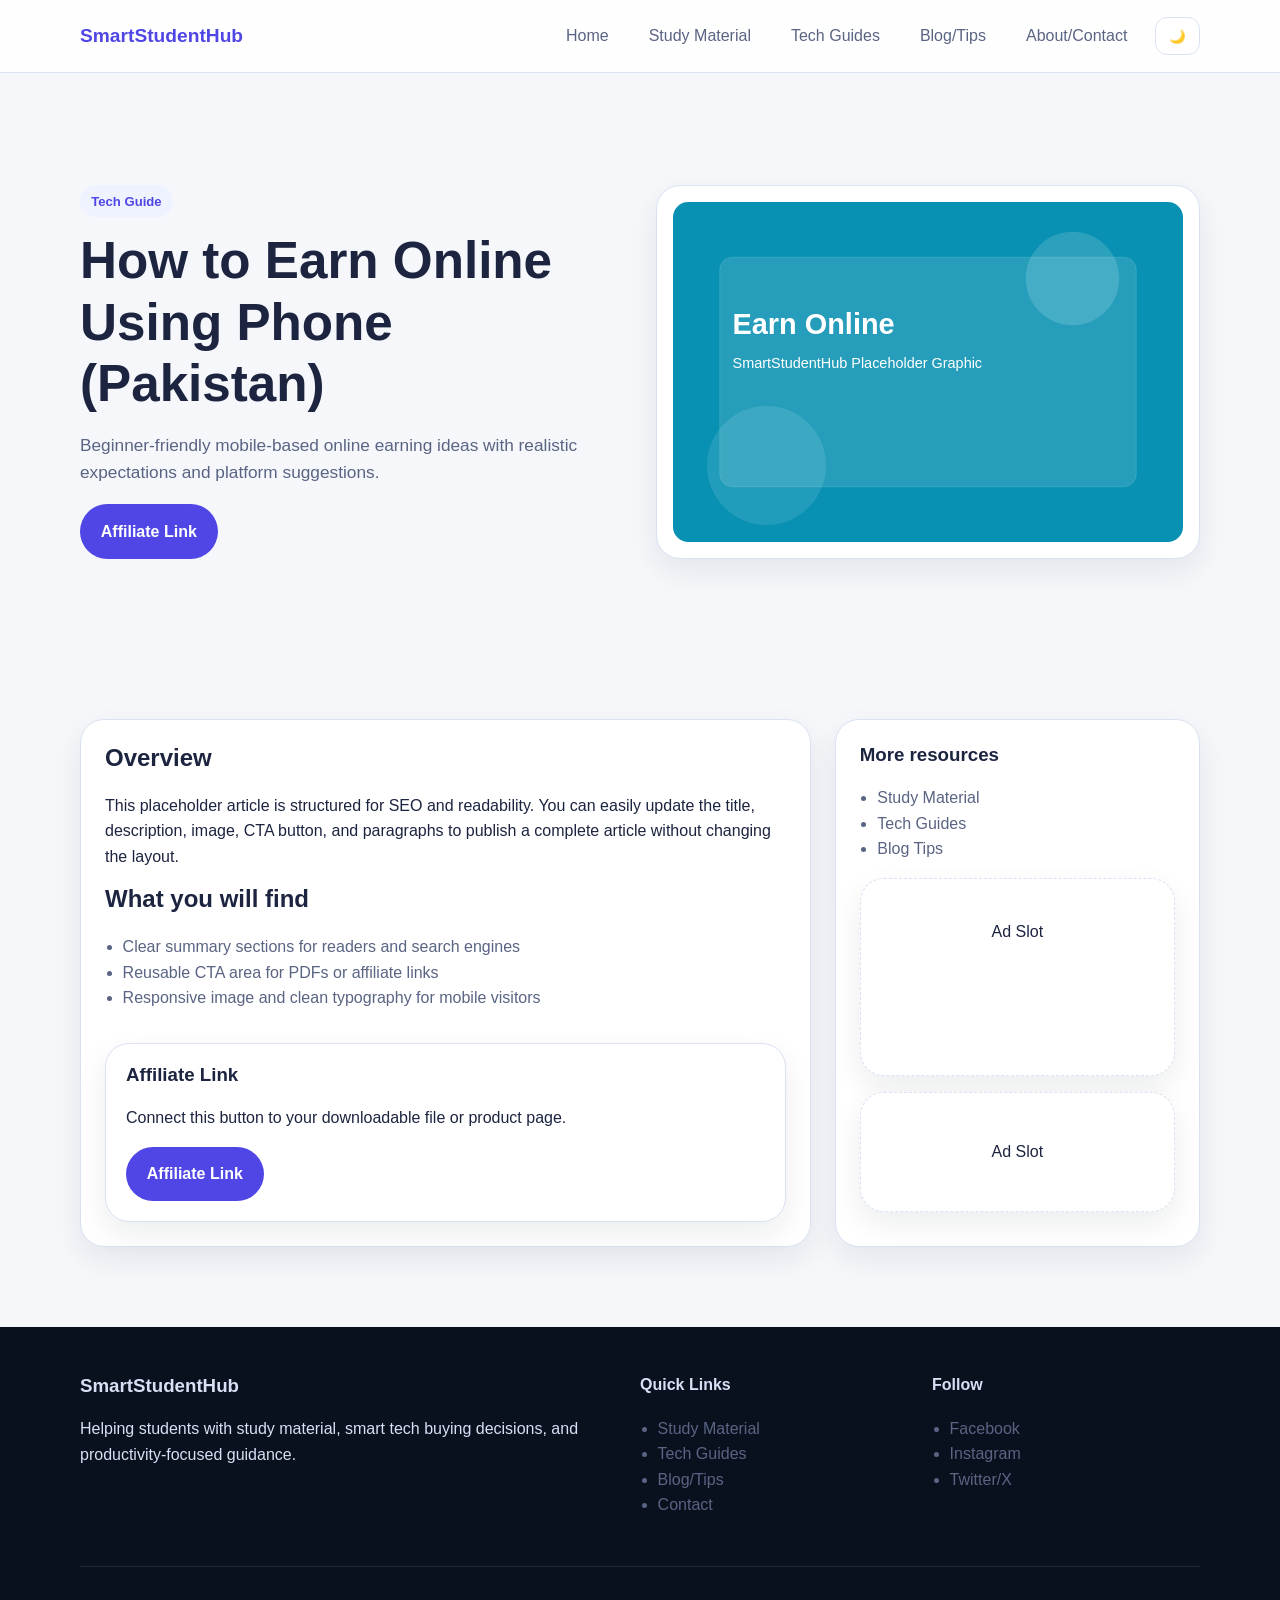
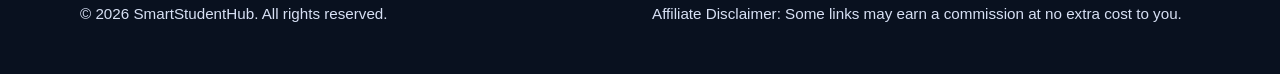
<file: tech/how-to-earn-online-using-phone-pakistan.html>
<!DOCTYPE html>
<html lang="en">
<head>
  <meta charset="UTF-8" />
  <meta name="viewport" content="width=device-width, initial-scale=1.0" />
  <title>How to Earn Online Using Phone (Pakistan) | SmartStudentHub</title>
  <meta name="description" content="Beginner-friendly mobile-based online earning ideas with realistic expectations and platform suggestions." />
  <meta name="keywords" content="how to earn online using phone (pakistan), student resources, smartstudenthub" />
  <meta property="og:type" content="article" />
  <meta property="og:title" content="How to Earn Online Using Phone (Pakistan) | SmartStudentHub" />
  <meta property="og:description" content="Beginner-friendly mobile-based online earning ideas with realistic expectations and platform suggestions." />
  <meta property="og:url" content="https://smartstudenthub.vercel.app/tech/how-to-earn-online-using-phone-pakistan.html" />
  <meta property="og:image" content="https://smartstudenthub.vercel.app/images/earn-online.svg" />
  <meta name="twitter:card" content="summary_large_image" />
  <meta name="twitter:title" content="How to Earn Online Using Phone (Pakistan) | SmartStudentHub" />
  <meta name="twitter:description" content="Beginner-friendly mobile-based online earning ideas with realistic expectations and platform suggestions." />
  <meta name="twitter:image" content="https://smartstudenthub.vercel.app/images/earn-online.svg" />
  <link rel="canonical" href="https://smartstudenthub.vercel.app/tech/how-to-earn-online-using-phone-pakistan.html" />
  <link rel="stylesheet" href="../css/style.css" />
  <script async src="https://pagead2.googlesyndication.com/pagead/js/adsbygoogle.js?client=ca-pub-2485905815604609" crossorigin="anonymous"></script>
  <script type="application/ld+json">{"@context":"https://schema.org","@type":"Article","headline":"How to Earn Online Using Phone (Pakistan)","description":"Beginner-friendly mobile-based online earning ideas with realistic expectations and platform suggestions.","author":{"@type":"Organization","name":"SmartStudentHub"},"publisher":{"@type":"Organization","name":"SmartStudentHub"},"mainEntityOfPage":"https://smartstudenthub.vercel.app/tech/how-to-earn-online-using-phone-pakistan.html","image":"https://smartstudenthub.vercel.app/images/earn-online.svg"}</script>
</head>
<body>
  <header class="site-header">
    <div class="container nav-wrap">
      <a class="logo" href="../index.html">SmartStudentHub</a>
      <button class="nav-toggle" aria-expanded="false" aria-controls="site-nav" aria-label="Toggle navigation">☰</button>
      <nav id="site-nav" class="site-nav">
        <a href="../index.html">Home</a>
        <a href="../study-material.html">Study Material</a>
        <a href="../tech-guides.html">Tech Guides</a>
        <a href="../blog-tips.html">Blog/Tips</a>
        <a href="../about-contact.html">About/Contact</a>
        <button class="theme-toggle" type="button" aria-label="Toggle dark mode">🌙</button>
      </nav>
    </div>
  </header>
  <main class="page-main">
    <section class="article-hero section">
      <div class="container article-layout">
        <div>
          <span class="badge">Tech Guide</span>
          <h1>How to Earn Online Using Phone (Pakistan)</h1>
          <p class="lead">Beginner-friendly mobile-based online earning ideas with realistic expectations and platform suggestions.</p>
          <a class="btn btn-primary" href="#resource-action">Affiliate Link</a>
        </div>
        <div class="hero-card">
          <img src="../images/earn-online.svg" alt="How to Earn Online Using Phone (Pakistan)" loading="lazy" />
        </div>
      </div>
    </section>
    <section class="section">
      <div class="container article-content">
        <article class="prose-card">
          <h2>Overview</h2>
          <p><!-- Replace this body copy with the real article content, PDF description, review details, or affiliate summary. -->This placeholder article is structured for SEO and readability. You can easily update the title, description, image, CTA button, and paragraphs to publish a complete article without changing the layout.</p>
          <h2>What you will find</h2>
          <ul class="check-list">
            <li>Clear summary sections for readers and search engines</li>
            <li>Reusable CTA area for PDFs or affiliate links</li>
            <li>Responsive image and clean typography for mobile visitors</li>
          </ul>
          <div class="cta-box" id="resource-action">
            <h3>Affiliate Link</h3>
            <p><!-- Replace href below with your PDF, Drive link, or affiliate URL. -->Connect this button to your downloadable file or product page.</p>
            <a class="btn btn-primary" href="#">Affiliate Link</a>
          </div>
        </article>
        <aside class="sidebar-card">
          <h3>More resources</h3>
          <ul>
            <li><a href="../study-material.html">Study Material</a></li>
            <li><a href="../tech-guides.html">Tech Guides</a></li>
            <li><a href="../blog-tips.html">Blog Tips</a></li>
          </ul>
          <div class="ad-slot compact">
            <p>Ad Slot</p>
            <ins class="adsbygoogle ad-unit"
                 style="display:block"
                 data-ad-client="ca-pub-2485905815604609"
                 data-ad-slot="1234567890"
                 data-ad-format="auto"
                 data-full-width-responsive="true"></ins>
            <small><!-- Replace data-ad-slot with your live AdSense slot ID before production. --></small>
            <script>(adsbygoogle = window.adsbygoogle || []).push({});</script>
          </div>
          <div class="ad-slot compact"><p>Ad Slot</p></div>
        </aside>
      </div>
    </section>
  </main>
  <footer class="site-footer">
    <div class="container footer-grid">
      <div><h3>SmartStudentHub</h3><p>Helping students with study material, smart tech buying decisions, and productivity-focused guidance.</p></div>
      <div><h4>Quick Links</h4><ul><li><a href="../study-material.html">Study Material</a></li><li><a href="../tech-guides.html">Tech Guides</a></li><li><a href="../blog-tips.html">Blog/Tips</a></li><li><a href="../about-contact.html">Contact</a></li></ul></div>
      <div><h4>Follow</h4><ul><li><a href="https://facebook.com" target="_blank" rel="noopener">Facebook</a></li><li><a href="https://instagram.com" target="_blank" rel="noopener">Instagram</a></li><li><a href="https://twitter.com" target="_blank" rel="noopener">Twitter/X</a></li></ul></div>
    </div>
    <div class="container footer-bottom"><p>© 2026 SmartStudentHub. All rights reserved.</p><p>Affiliate Disclaimer: Some links may earn a commission at no extra cost to you.</p></div>
  </footer>
  <script src="../js/script.js"></script>
</body>
</html>
</file>
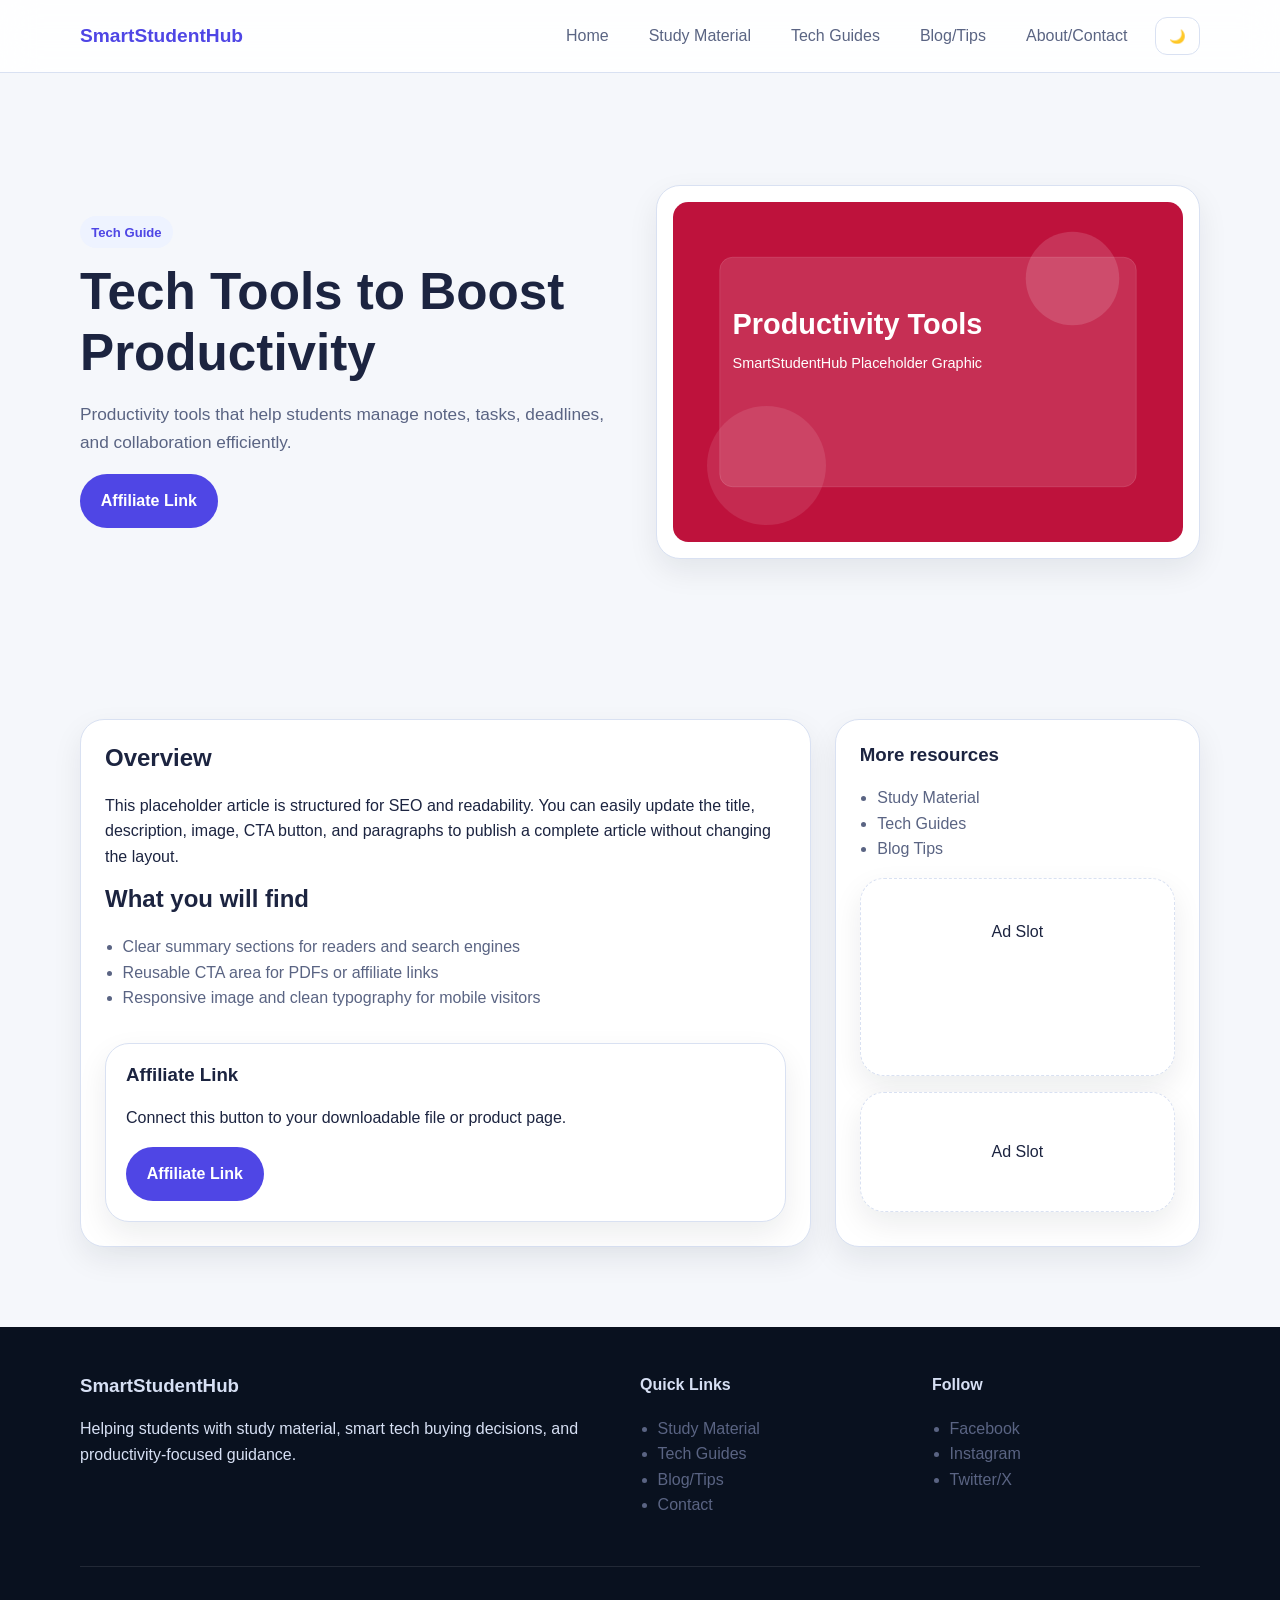
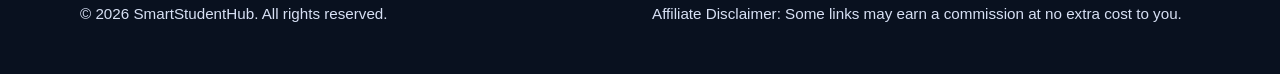
<file: tech/tech-tools-to-boost-productivity.html>
<!DOCTYPE html>
<html lang="en">
<head>
  <meta charset="UTF-8" />
  <meta name="viewport" content="width=device-width, initial-scale=1.0" />
  <title>Tech Tools to Boost Productivity | SmartStudentHub</title>
  <meta name="description" content="Productivity tools that help students manage notes, tasks, deadlines, and collaboration efficiently." />
  <meta name="keywords" content="tech tools to boost productivity, student resources, smartstudenthub" />
  <meta property="og:type" content="article" />
  <meta property="og:title" content="Tech Tools to Boost Productivity | SmartStudentHub" />
  <meta property="og:description" content="Productivity tools that help students manage notes, tasks, deadlines, and collaboration efficiently." />
  <meta property="og:url" content="https://smartstudenthub.vercel.app/tech/tech-tools-to-boost-productivity.html" />
  <meta property="og:image" content="https://smartstudenthub.vercel.app/images/productivity-tools.svg" />
  <meta name="twitter:card" content="summary_large_image" />
  <meta name="twitter:title" content="Tech Tools to Boost Productivity | SmartStudentHub" />
  <meta name="twitter:description" content="Productivity tools that help students manage notes, tasks, deadlines, and collaboration efficiently." />
  <meta name="twitter:image" content="https://smartstudenthub.vercel.app/images/productivity-tools.svg" />
  <link rel="canonical" href="https://smartstudenthub.vercel.app/tech/tech-tools-to-boost-productivity.html" />
  <link rel="stylesheet" href="../css/style.css" />
  <script async src="https://pagead2.googlesyndication.com/pagead/js/adsbygoogle.js?client=ca-pub-2485905815604609" crossorigin="anonymous"></script>
  <script type="application/ld+json">{"@context":"https://schema.org","@type":"Article","headline":"Tech Tools to Boost Productivity","description":"Productivity tools that help students manage notes, tasks, deadlines, and collaboration efficiently.","author":{"@type":"Organization","name":"SmartStudentHub"},"publisher":{"@type":"Organization","name":"SmartStudentHub"},"mainEntityOfPage":"https://smartstudenthub.vercel.app/tech/tech-tools-to-boost-productivity.html","image":"https://smartstudenthub.vercel.app/images/productivity-tools.svg"}</script>
</head>
<body>
  <header class="site-header">
    <div class="container nav-wrap">
      <a class="logo" href="../index.html">SmartStudentHub</a>
      <button class="nav-toggle" aria-expanded="false" aria-controls="site-nav" aria-label="Toggle navigation">☰</button>
      <nav id="site-nav" class="site-nav">
        <a href="../index.html">Home</a>
        <a href="../study-material.html">Study Material</a>
        <a href="../tech-guides.html">Tech Guides</a>
        <a href="../blog-tips.html">Blog/Tips</a>
        <a href="../about-contact.html">About/Contact</a>
        <button class="theme-toggle" type="button" aria-label="Toggle dark mode">🌙</button>
      </nav>
    </div>
  </header>
  <main class="page-main">
    <section class="article-hero section">
      <div class="container article-layout">
        <div>
          <span class="badge">Tech Guide</span>
          <h1>Tech Tools to Boost Productivity</h1>
          <p class="lead">Productivity tools that help students manage notes, tasks, deadlines, and collaboration efficiently.</p>
          <a class="btn btn-primary" href="#resource-action">Affiliate Link</a>
        </div>
        <div class="hero-card">
          <img src="../images/productivity-tools.svg" alt="Tech Tools to Boost Productivity" loading="lazy" />
        </div>
      </div>
    </section>
    <section class="section">
      <div class="container article-content">
        <article class="prose-card">
          <h2>Overview</h2>
          <p><!-- Replace this body copy with the real article content, PDF description, review details, or affiliate summary. -->This placeholder article is structured for SEO and readability. You can easily update the title, description, image, CTA button, and paragraphs to publish a complete article without changing the layout.</p>
          <h2>What you will find</h2>
          <ul class="check-list">
            <li>Clear summary sections for readers and search engines</li>
            <li>Reusable CTA area for PDFs or affiliate links</li>
            <li>Responsive image and clean typography for mobile visitors</li>
          </ul>
          <div class="cta-box" id="resource-action">
            <h3>Affiliate Link</h3>
            <p><!-- Replace href below with your PDF, Drive link, or affiliate URL. -->Connect this button to your downloadable file or product page.</p>
            <a class="btn btn-primary" href="#">Affiliate Link</a>
          </div>
        </article>
        <aside class="sidebar-card">
          <h3>More resources</h3>
          <ul>
            <li><a href="../study-material.html">Study Material</a></li>
            <li><a href="../tech-guides.html">Tech Guides</a></li>
            <li><a href="../blog-tips.html">Blog Tips</a></li>
          </ul>
          <div class="ad-slot compact">
            <p>Ad Slot</p>
            <ins class="adsbygoogle ad-unit"
                 style="display:block"
                 data-ad-client="ca-pub-2485905815604609"
                 data-ad-slot="1234567890"
                 data-ad-format="auto"
                 data-full-width-responsive="true"></ins>
            <small><!-- Replace data-ad-slot with your live AdSense slot ID before production. --></small>
            <script>(adsbygoogle = window.adsbygoogle || []).push({});</script>
          </div>
          <div class="ad-slot compact"><p>Ad Slot</p></div>
        </aside>
      </div>
    </section>
  </main>
  <footer class="site-footer">
    <div class="container footer-grid">
      <div><h3>SmartStudentHub</h3><p>Helping students with study material, smart tech buying decisions, and productivity-focused guidance.</p></div>
      <div><h4>Quick Links</h4><ul><li><a href="../study-material.html">Study Material</a></li><li><a href="../tech-guides.html">Tech Guides</a></li><li><a href="../blog-tips.html">Blog/Tips</a></li><li><a href="../about-contact.html">Contact</a></li></ul></div>
      <div><h4>Follow</h4><ul><li><a href="https://facebook.com" target="_blank" rel="noopener">Facebook</a></li><li><a href="https://instagram.com" target="_blank" rel="noopener">Instagram</a></li><li><a href="https://twitter.com" target="_blank" rel="noopener">Twitter/X</a></li></ul></div>
    </div>
    <div class="container footer-bottom"><p>© 2026 SmartStudentHub. All rights reserved.</p><p>Affiliate Disclaimer: Some links may earn a commission at no extra cost to you.</p></div>
  </footer>
  <script src="../js/script.js"></script>
</body>
</html>
</file>
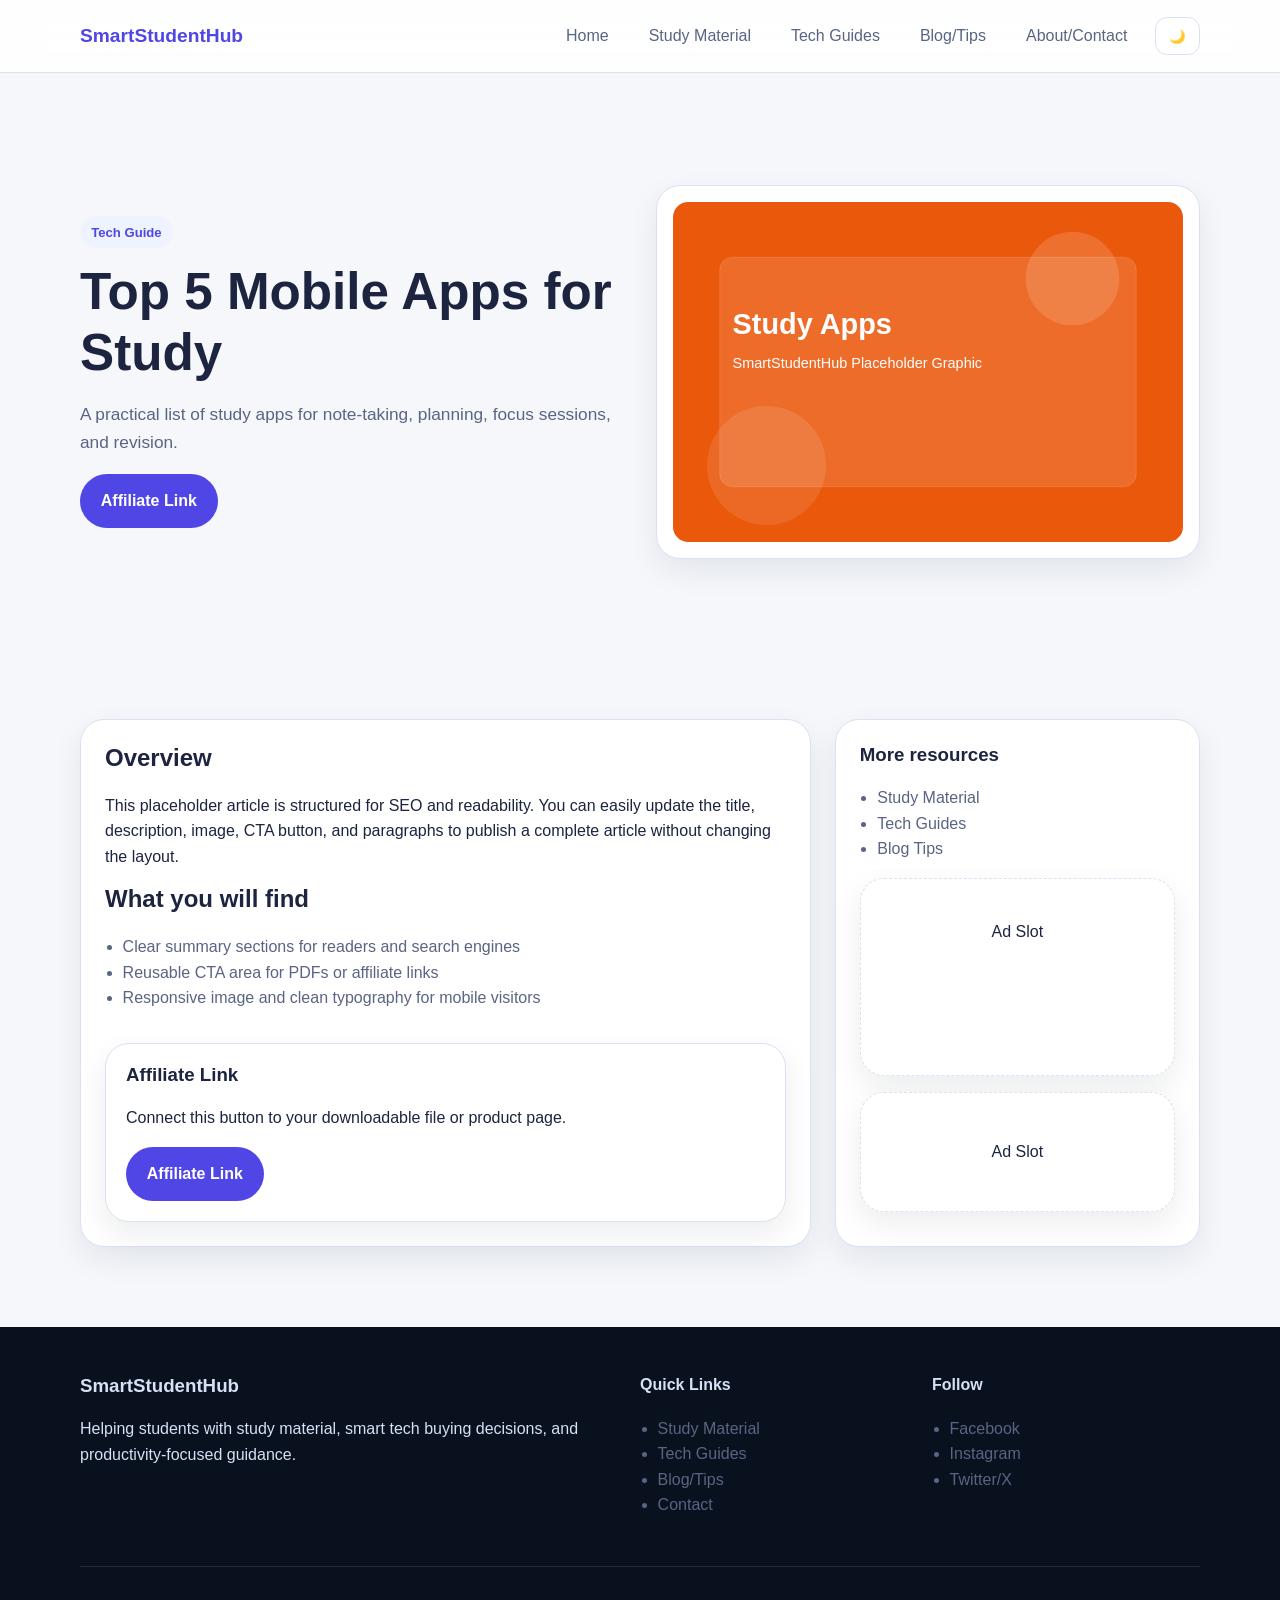
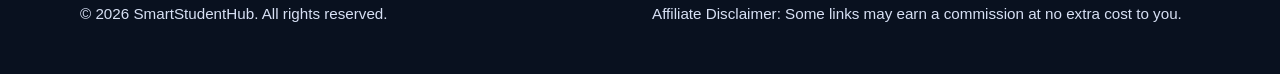
<file: tech/top-5-mobile-apps-for-study.html>
<!DOCTYPE html>
<html lang="en">
<head>
  <meta charset="UTF-8" />
  <meta name="viewport" content="width=device-width, initial-scale=1.0" />
  <title>Top 5 Mobile Apps for Study | SmartStudentHub</title>
  <meta name="description" content="A practical list of study apps for note-taking, planning, focus sessions, and revision." />
  <meta name="keywords" content="top 5 mobile apps for study, student resources, smartstudenthub" />
  <meta property="og:type" content="article" />
  <meta property="og:title" content="Top 5 Mobile Apps for Study | SmartStudentHub" />
  <meta property="og:description" content="A practical list of study apps for note-taking, planning, focus sessions, and revision." />
  <meta property="og:url" content="https://smartstudenthub.vercel.app/tech/top-5-mobile-apps-for-study.html" />
  <meta property="og:image" content="https://smartstudenthub.vercel.app/images/productivity-apps.svg" />
  <meta name="twitter:card" content="summary_large_image" />
  <meta name="twitter:title" content="Top 5 Mobile Apps for Study | SmartStudentHub" />
  <meta name="twitter:description" content="A practical list of study apps for note-taking, planning, focus sessions, and revision." />
  <meta name="twitter:image" content="https://smartstudenthub.vercel.app/images/productivity-apps.svg" />
  <link rel="canonical" href="https://smartstudenthub.vercel.app/tech/top-5-mobile-apps-for-study.html" />
  <link rel="stylesheet" href="../css/style.css" />
  <script async src="https://pagead2.googlesyndication.com/pagead/js/adsbygoogle.js?client=ca-pub-2485905815604609" crossorigin="anonymous"></script>
  <script type="application/ld+json">{"@context":"https://schema.org","@type":"Article","headline":"Top 5 Mobile Apps for Study","description":"A practical list of study apps for note-taking, planning, focus sessions, and revision.","author":{"@type":"Organization","name":"SmartStudentHub"},"publisher":{"@type":"Organization","name":"SmartStudentHub"},"mainEntityOfPage":"https://smartstudenthub.vercel.app/tech/top-5-mobile-apps-for-study.html","image":"https://smartstudenthub.vercel.app/images/productivity-apps.svg"}</script>
</head>
<body>
  <header class="site-header">
    <div class="container nav-wrap">
      <a class="logo" href="../index.html">SmartStudentHub</a>
      <button class="nav-toggle" aria-expanded="false" aria-controls="site-nav" aria-label="Toggle navigation">☰</button>
      <nav id="site-nav" class="site-nav">
        <a href="../index.html">Home</a>
        <a href="../study-material.html">Study Material</a>
        <a href="../tech-guides.html">Tech Guides</a>
        <a href="../blog-tips.html">Blog/Tips</a>
        <a href="../about-contact.html">About/Contact</a>
        <button class="theme-toggle" type="button" aria-label="Toggle dark mode">🌙</button>
      </nav>
    </div>
  </header>
  <main class="page-main">
    <section class="article-hero section">
      <div class="container article-layout">
        <div>
          <span class="badge">Tech Guide</span>
          <h1>Top 5 Mobile Apps for Study</h1>
          <p class="lead">A practical list of study apps for note-taking, planning, focus sessions, and revision.</p>
          <a class="btn btn-primary" href="#resource-action">Affiliate Link</a>
        </div>
        <div class="hero-card">
          <img src="../images/productivity-apps.svg" alt="Top 5 Mobile Apps for Study" loading="lazy" />
        </div>
      </div>
    </section>
    <section class="section">
      <div class="container article-content">
        <article class="prose-card">
          <h2>Overview</h2>
          <p><!-- Replace this body copy with the real article content, PDF description, review details, or affiliate summary. -->This placeholder article is structured for SEO and readability. You can easily update the title, description, image, CTA button, and paragraphs to publish a complete article without changing the layout.</p>
          <h2>What you will find</h2>
          <ul class="check-list">
            <li>Clear summary sections for readers and search engines</li>
            <li>Reusable CTA area for PDFs or affiliate links</li>
            <li>Responsive image and clean typography for mobile visitors</li>
          </ul>
          <div class="cta-box" id="resource-action">
            <h3>Affiliate Link</h3>
            <p><!-- Replace href below with your PDF, Drive link, or affiliate URL. -->Connect this button to your downloadable file or product page.</p>
            <a class="btn btn-primary" href="#">Affiliate Link</a>
          </div>
        </article>
        <aside class="sidebar-card">
          <h3>More resources</h3>
          <ul>
            <li><a href="../study-material.html">Study Material</a></li>
            <li><a href="../tech-guides.html">Tech Guides</a></li>
            <li><a href="../blog-tips.html">Blog Tips</a></li>
          </ul>
          <div class="ad-slot compact">
            <p>Ad Slot</p>
            <ins class="adsbygoogle ad-unit"
                 style="display:block"
                 data-ad-client="ca-pub-2485905815604609"
                 data-ad-slot="1234567890"
                 data-ad-format="auto"
                 data-full-width-responsive="true"></ins>
            <small><!-- Replace data-ad-slot with your live AdSense slot ID before production. --></small>
            <script>(adsbygoogle = window.adsbygoogle || []).push({});</script>
          </div>
          <div class="ad-slot compact"><p>Ad Slot</p></div>
        </aside>
      </div>
    </section>
  </main>
  <footer class="site-footer">
    <div class="container footer-grid">
      <div><h3>SmartStudentHub</h3><p>Helping students with study material, smart tech buying decisions, and productivity-focused guidance.</p></div>
      <div><h4>Quick Links</h4><ul><li><a href="../study-material.html">Study Material</a></li><li><a href="../tech-guides.html">Tech Guides</a></li><li><a href="../blog-tips.html">Blog/Tips</a></li><li><a href="../about-contact.html">Contact</a></li></ul></div>
      <div><h4>Follow</h4><ul><li><a href="https://facebook.com" target="_blank" rel="noopener">Facebook</a></li><li><a href="https://instagram.com" target="_blank" rel="noopener">Instagram</a></li><li><a href="https://twitter.com" target="_blank" rel="noopener">Twitter/X</a></li></ul></div>
    </div>
    <div class="container footer-bottom"><p>© 2026 SmartStudentHub. All rights reserved.</p><p>Affiliate Disclaimer: Some links may earn a commission at no extra cost to you.</p></div>
  </footer>
  <script src="../js/script.js"></script>
</body>
</html>
</file>
<file: css/style.css>
:root {
  --bg: #f5f7fb;
  --surface: #ffffff;
  --surface-alt: #eef3ff;
  --text: #1c2440;
  --muted: #5a6483;
  --primary: #4f46e5;
  --primary-dark: #3730a3;
  --border: #d9e1f2;
  --shadow: 0 12px 30px rgba(15, 23, 42, 0.08);
}

body.dark-mode {
  --bg: #0f172a;
  --surface: #111c34;
  --surface-alt: #1a2744;
  --text: #e5ecff;
  --muted: #b2bfdc;
  --primary: #818cf8;
  --primary-dark: #6366f1;
  --border: #263452;
  --shadow: 0 12px 30px rgba(2, 6, 23, 0.45);
}

* { box-sizing: border-box; }
html { scroll-behavior: smooth; }
body {
  margin: 0;
  font-family: Arial, Helvetica, sans-serif;
  background: var(--bg);
  color: var(--text);
  line-height: 1.6;
}
a { color: inherit; text-decoration: none; }
img { max-width: 100%; height: auto; display: block; }
.container { width: min(1120px, calc(100% - 2rem)); margin: 0 auto; }
.section { padding: 5rem 0; }
.site-header {
  position: sticky; top: 0; z-index: 1000;
  background: color-mix(in srgb, var(--surface) 88%, transparent);
  backdrop-filter: blur(18px);
  border-bottom: 1px solid var(--border);
}
.nav-wrap {
  display: flex; align-items: center; justify-content: space-between; gap: 1rem; min-height: 72px;
}
.logo { font-weight: 800; font-size: 1.2rem; color: var(--primary); }
.site-nav { display: flex; align-items: center; gap: 1rem; }
.site-nav a { padding: 0.5rem 0.75rem; border-radius: 999px; color: var(--muted); }
.site-nav a:hover, .site-nav a:focus-visible { background: var(--surface-alt); color: var(--text); }
.nav-toggle, .theme-toggle {
  border: 1px solid var(--border); background: var(--surface); color: var(--text); border-radius: 12px; padding: 0.65rem 0.8rem; cursor: pointer;
}
.nav-toggle { display: none; }
.hero-grid, .info-grid, .article-layout, .contact-grid { display: grid; grid-template-columns: repeat(2, minmax(0, 1fr)); gap: 2rem; align-items: center; }
.hero, .page-hero, .article-hero { padding-top: 7rem; }
.eyebrow { text-transform: uppercase; letter-spacing: 0.12em; color: var(--primary); font-size: 0.8rem; font-weight: 700; }
h1, h2, h3, h4 { line-height: 1.2; margin-top: 0; }
h1 { font-size: clamp(2.2rem, 4vw, 4rem); margin-bottom: 1rem; }
.lead { font-size: 1.08rem; color: var(--muted); max-width: 60ch; }
.hero-card, .info-panel, .prose-card, .sidebar-card, .ad-slot, .content-card, .cta-box {
  background: var(--surface); border: 1px solid var(--border); border-radius: 24px; box-shadow: var(--shadow);
}
.hero-card { padding: 1rem; }
.hero-actions, .section-heading { display: flex; flex-wrap: wrap; gap: 1rem; justify-content: space-between; align-items: center; }
.btn {
  display: inline-flex; align-items: center; justify-content: center; padding: 0.9rem 1.3rem; border-radius: 999px; font-weight: 700; transition: transform 0.2s ease, background 0.2s ease;
}
.btn:hover { transform: translateY(-1px); }
.btn-primary { background: var(--primary); color: white; }
.btn-primary:hover { background: var(--primary-dark); }
.btn-secondary { background: var(--surface); border: 1px solid var(--border); }
.text-link { color: var(--primary); font-weight: 700; }
.card-grid { display: grid; grid-template-columns: repeat(3, minmax(0, 1fr)); gap: 1.5rem; }
.content-card { overflow: hidden; }
.content-card img { aspect-ratio: 16 / 10; object-fit: cover; background: var(--surface-alt); }
.card-body, .info-panel, .prose-card, .sidebar-card, .ad-slot { padding: 1.5rem; }
.badge {
  display: inline-flex; background: var(--surface-alt); color: var(--primary); border-radius: 999px; padding: 0.35rem 0.7rem; font-size: 0.82rem; font-weight: 700; margin-bottom: 0.8rem;
}
.alt-section { background: linear-gradient(180deg, transparent, color-mix(in srgb, var(--surface-alt) 55%, transparent)); }
.check-list, .contact-list, .sidebar-card ul, .site-footer ul { padding-left: 1.1rem; color: var(--muted); }
.blog-layout, .article-content { display: grid; grid-template-columns: 2fr 1fr; gap: 1.5rem; }
.ad-slot { min-height: 180px; display: grid; place-items: center; text-align: center; border-style: dashed; }
.ad-slot.compact { min-height: 120px; margin-top: 1rem; }
.ad-unit { width: 100%; min-height: 90px; }
.contact-form { display: grid; gap: 1rem; }
.contact-form label { display: grid; gap: 0.5rem; font-weight: 700; }
.contact-form input, .contact-form textarea {
  width: 100%; padding: 0.9rem 1rem; border-radius: 14px; border: 1px solid var(--border); background: var(--bg); color: var(--text);
}
.form-note { color: var(--muted); font-size: 0.95rem; }
.cta-box { margin-top: 2rem; padding: 1.25rem; }
.site-footer { background: #09111f; color: #d7e0f4; padding-top: 3rem; }
.footer-grid, .footer-bottom { display: grid; gap: 1.5rem; }
.footer-grid { grid-template-columns: 2fr 1fr 1fr; }
.footer-bottom { grid-template-columns: repeat(2, minmax(0, 1fr)); padding: 1.25rem 0 2rem; border-top: 1px solid rgba(255,255,255,0.1); margin-top: 2rem; font-size: 0.95rem; }
@media (max-width: 900px) {
  .card-grid, .hero-grid, .info-grid, .article-layout, .contact-grid, .blog-layout, .article-content, .footer-grid, .footer-bottom {
    grid-template-columns: 1fr;
  }
  .nav-toggle { display: inline-flex; }
  .site-nav {
    position: absolute; top: 72px; right: 1rem; left: 1rem; background: var(--surface); border: 1px solid var(--border); border-radius: 20px; padding: 1rem; box-shadow: var(--shadow); display: none; flex-direction: column; align-items: stretch;
  }
  .site-nav.open { display: flex; }
}

.creator-section {
  display: grid;
  gap: 1.5rem;
}
.creator-card {
  display: grid;
  grid-template-columns: minmax(220px, 320px) minmax(0, 1fr);
  gap: 1.75rem;
  padding: 1.5rem;
  background: var(--surface);
  border: 1px solid var(--border);
  border-radius: 28px;
  box-shadow: var(--shadow);
}
.creator-photo-wrap {
  background: var(--surface-alt);
  border: 1px solid var(--border);
  border-radius: 24px;
  overflow: hidden;
}
.creator-photo {
  width: 100%;
  aspect-ratio: 1 / 1;
  object-fit: cover;
}
.creator-content {
  display: grid;
  gap: 1rem;
}
.creator-links,
.creator-nav-links {
  display: flex;
  flex-wrap: wrap;
  gap: 0.75rem 1rem;
}
.creator-contact-list {
  margin: 0;
}
.creator-note {
  padding: 1rem 1.1rem;
  background: var(--surface-alt);
  border-left: 4px solid var(--primary);
  border-radius: 16px;
}
.section-tight {
  padding-top: 0;
}
@media (max-width: 900px) {
  .creator-card {
    grid-template-columns: 1fr;
  }
}
</file>
